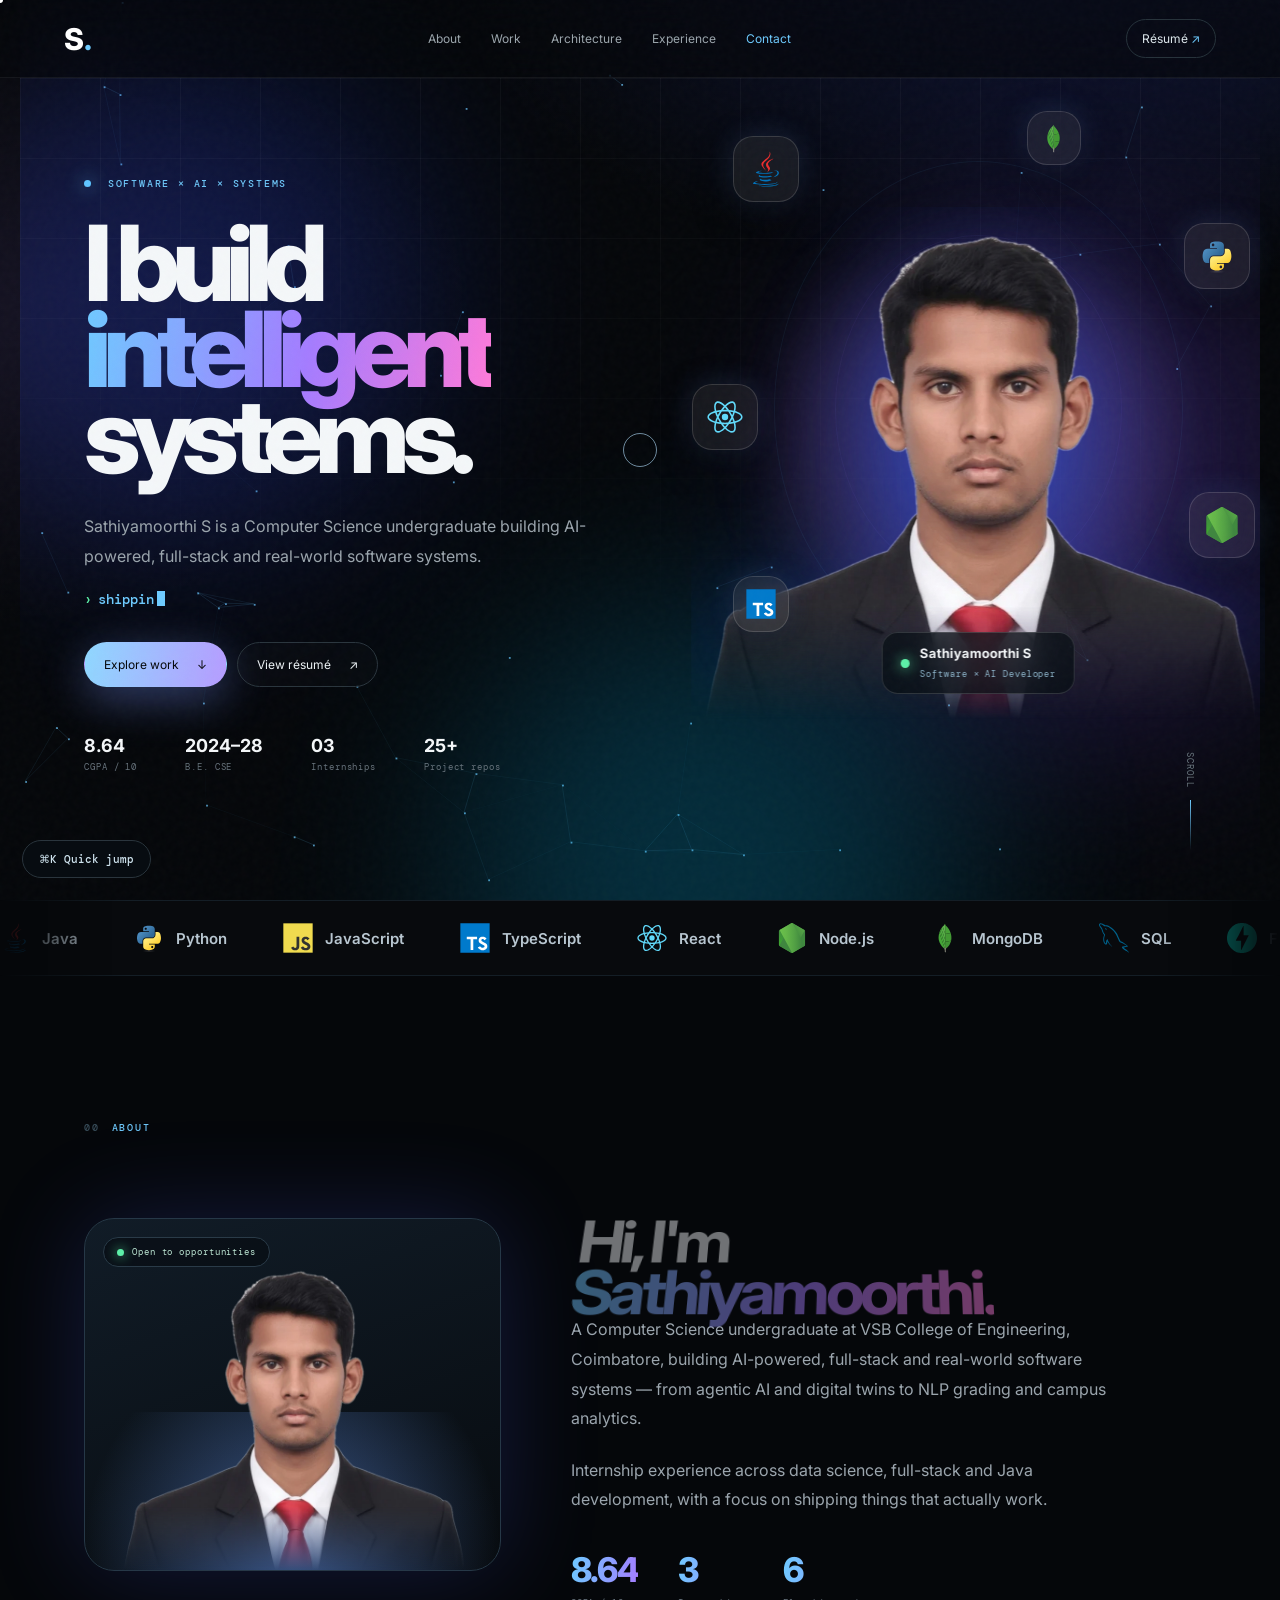
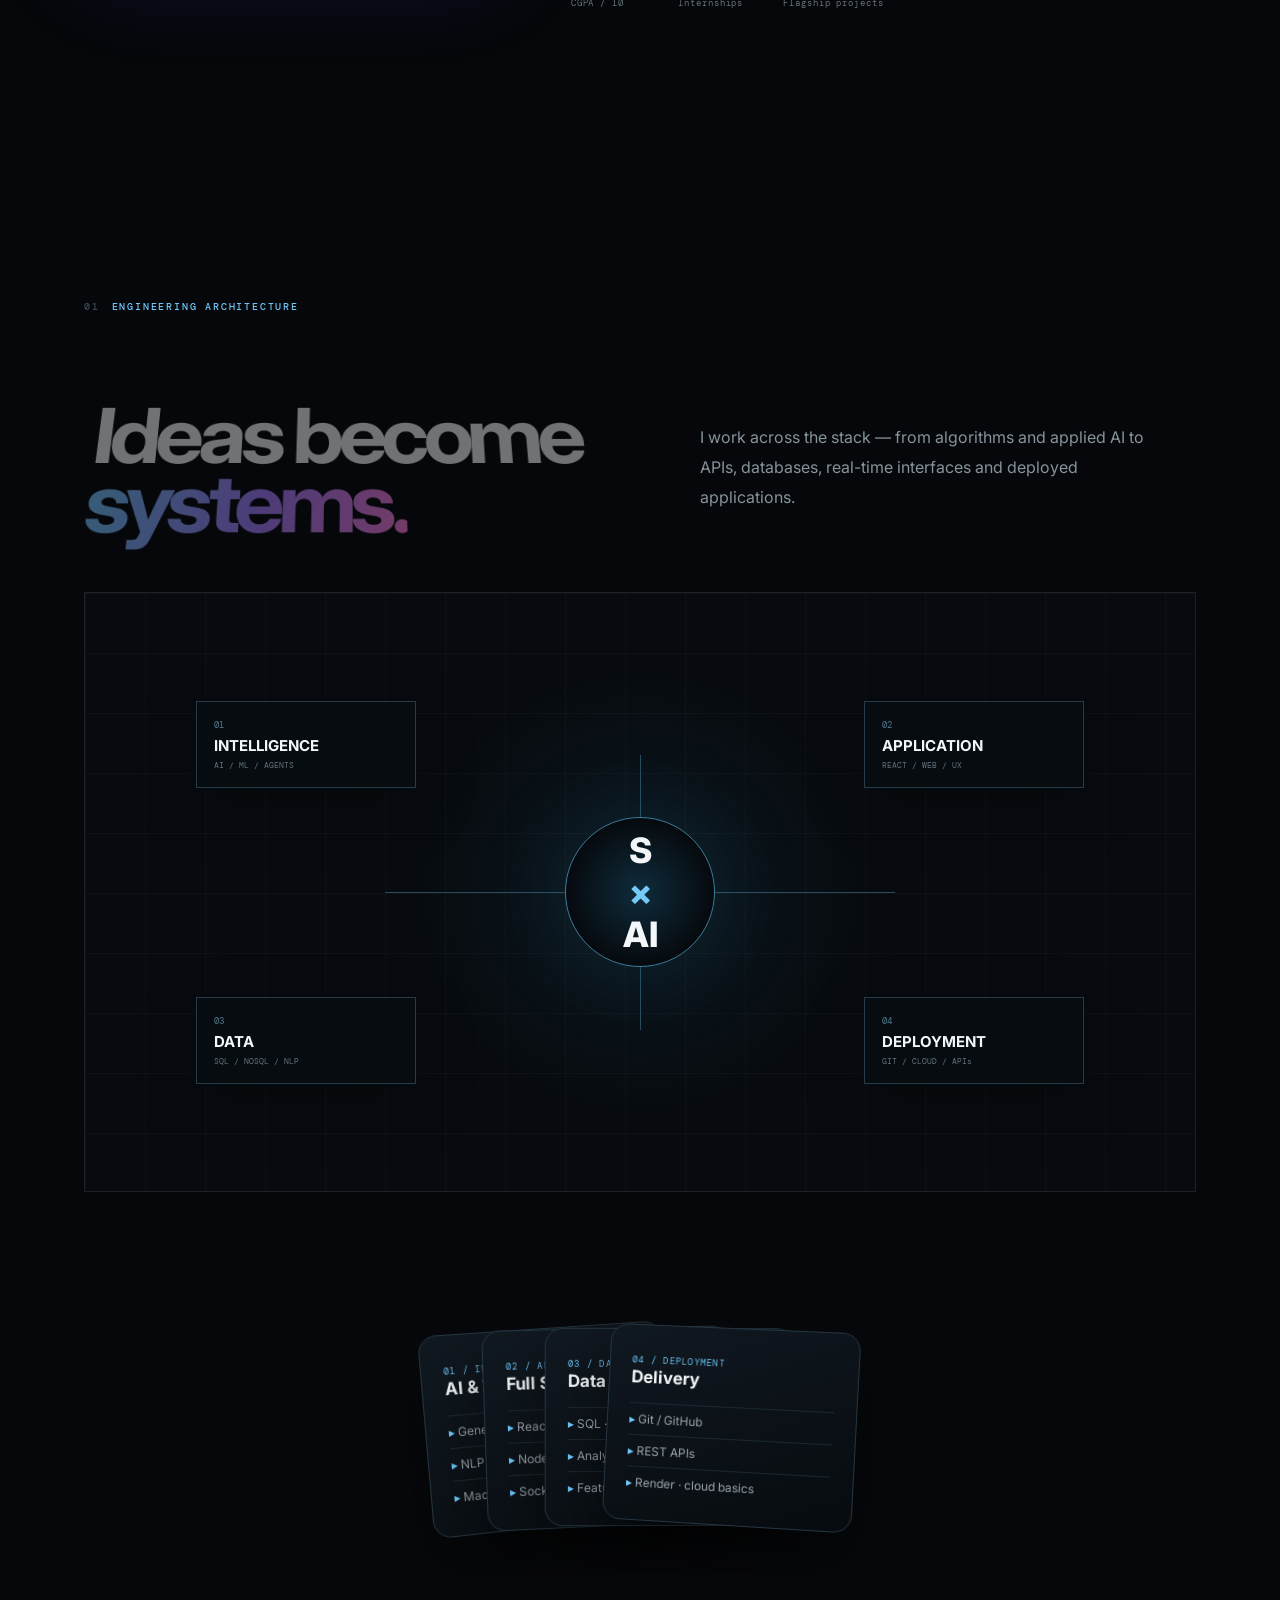
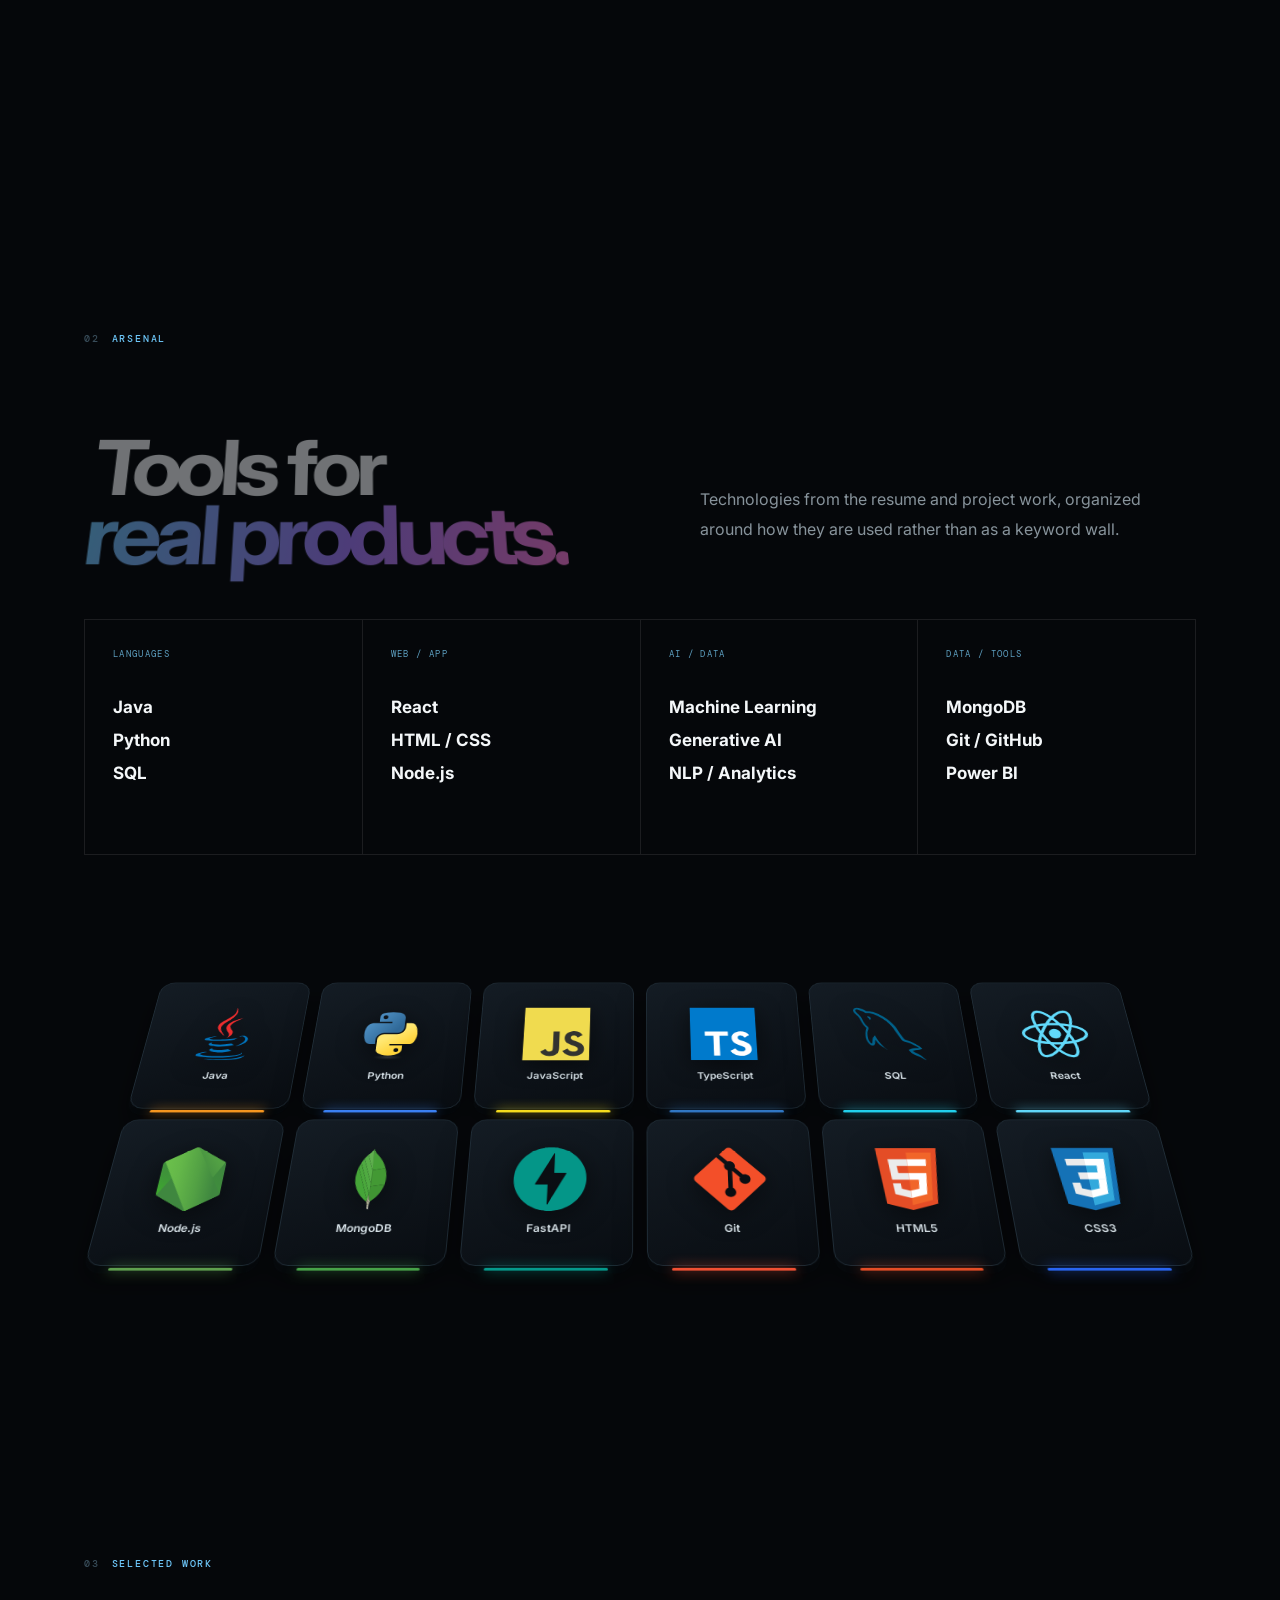
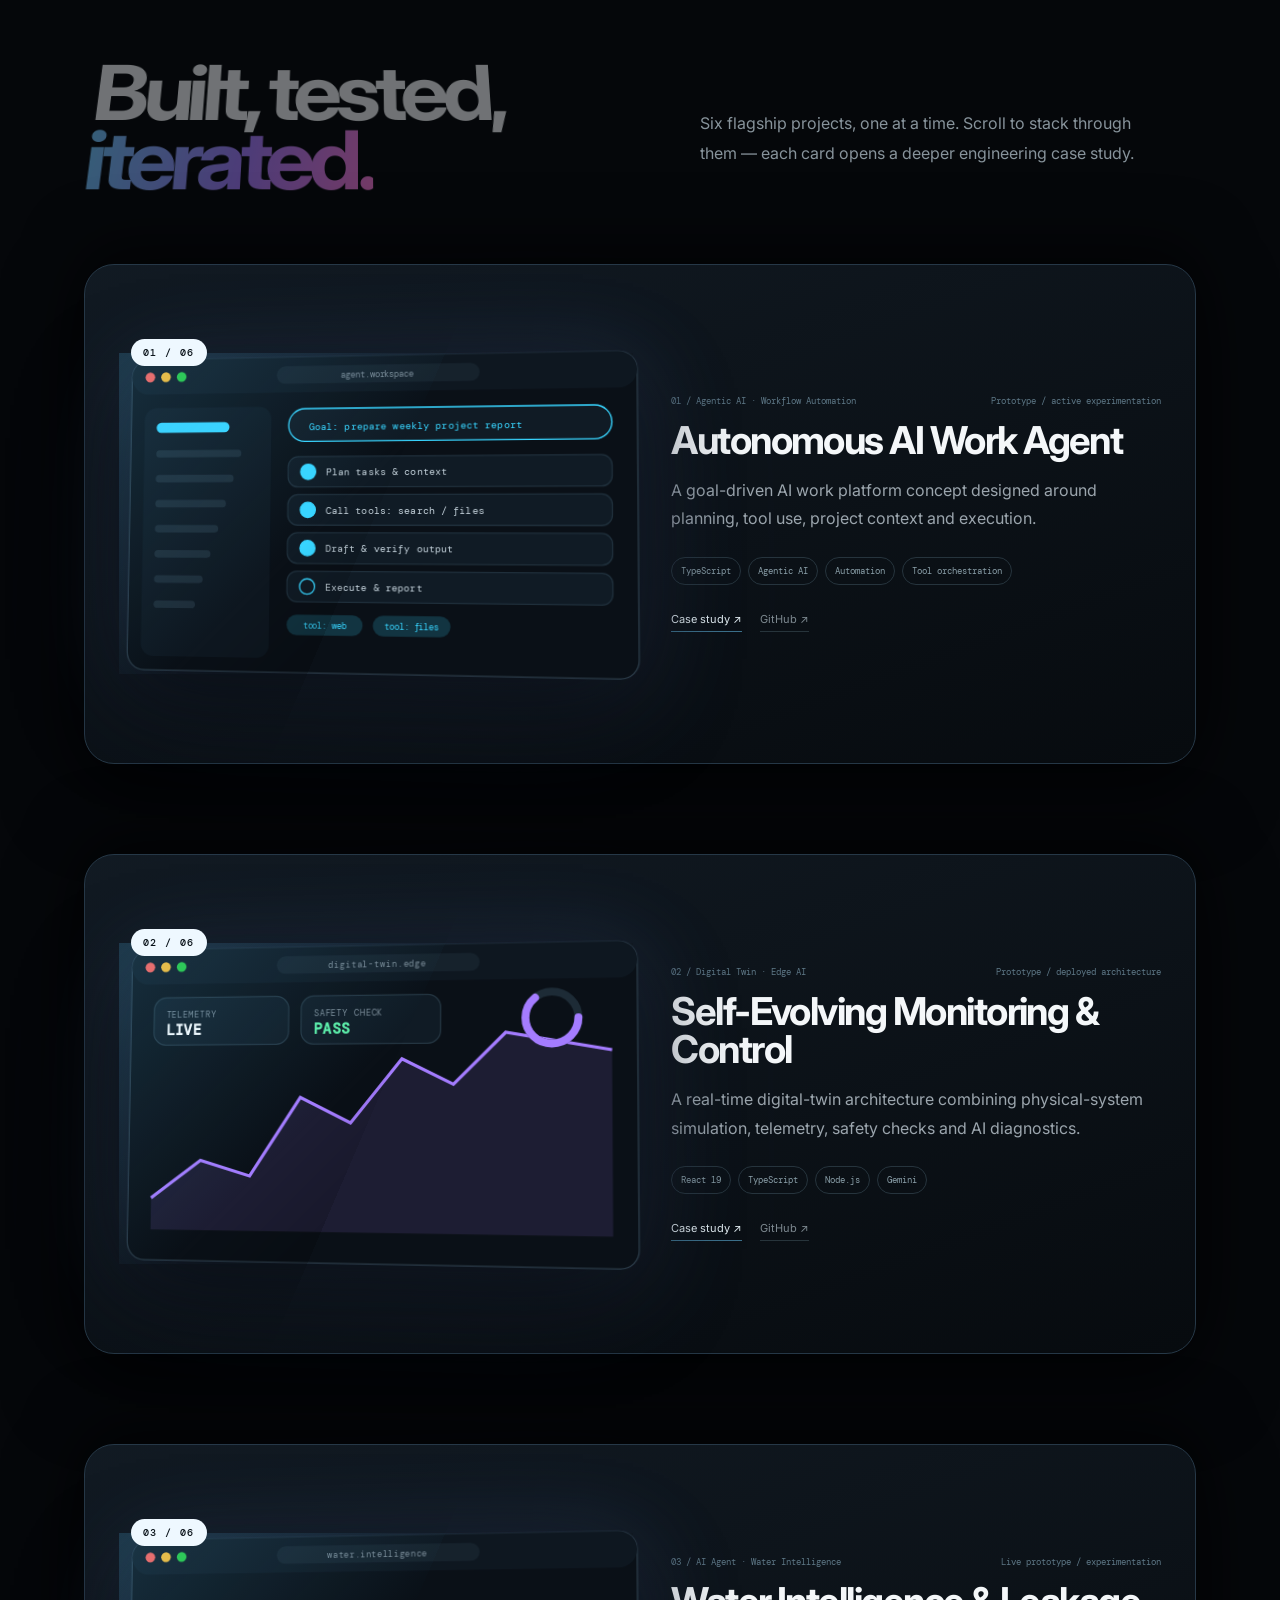
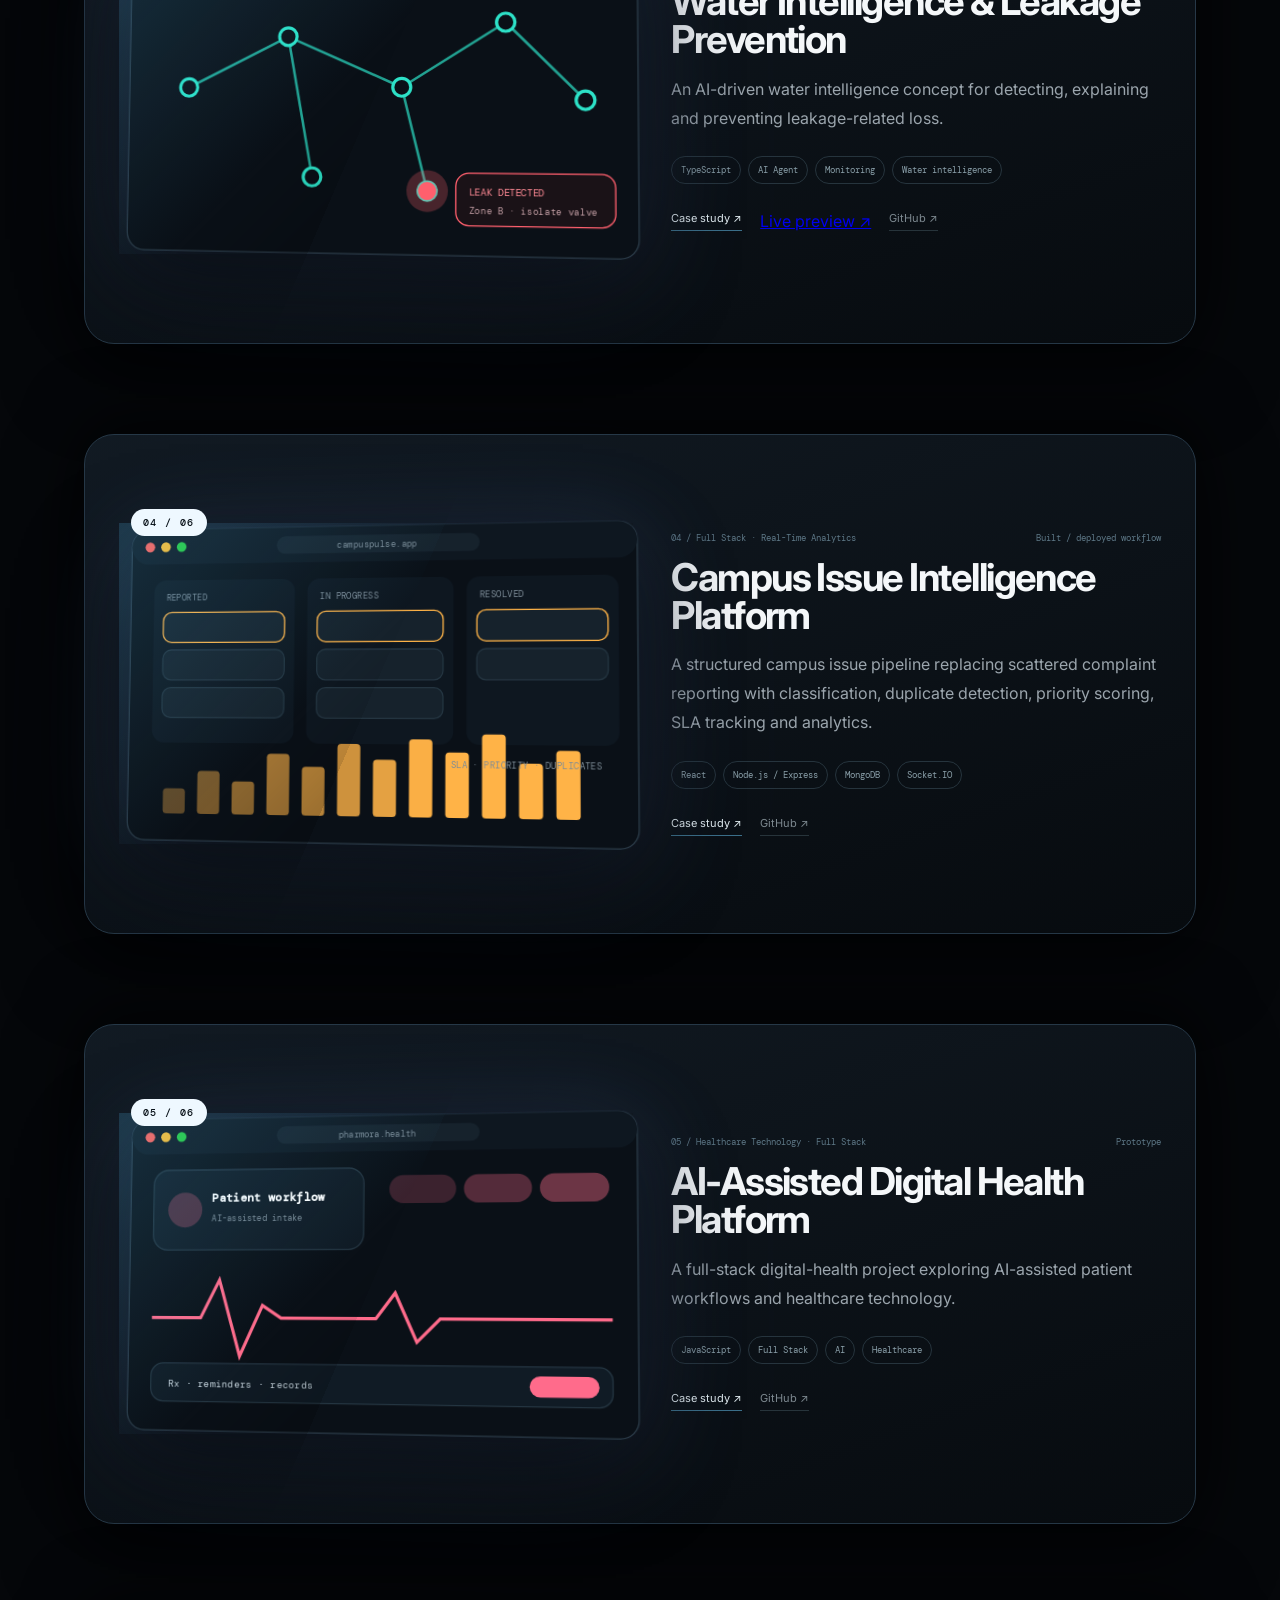
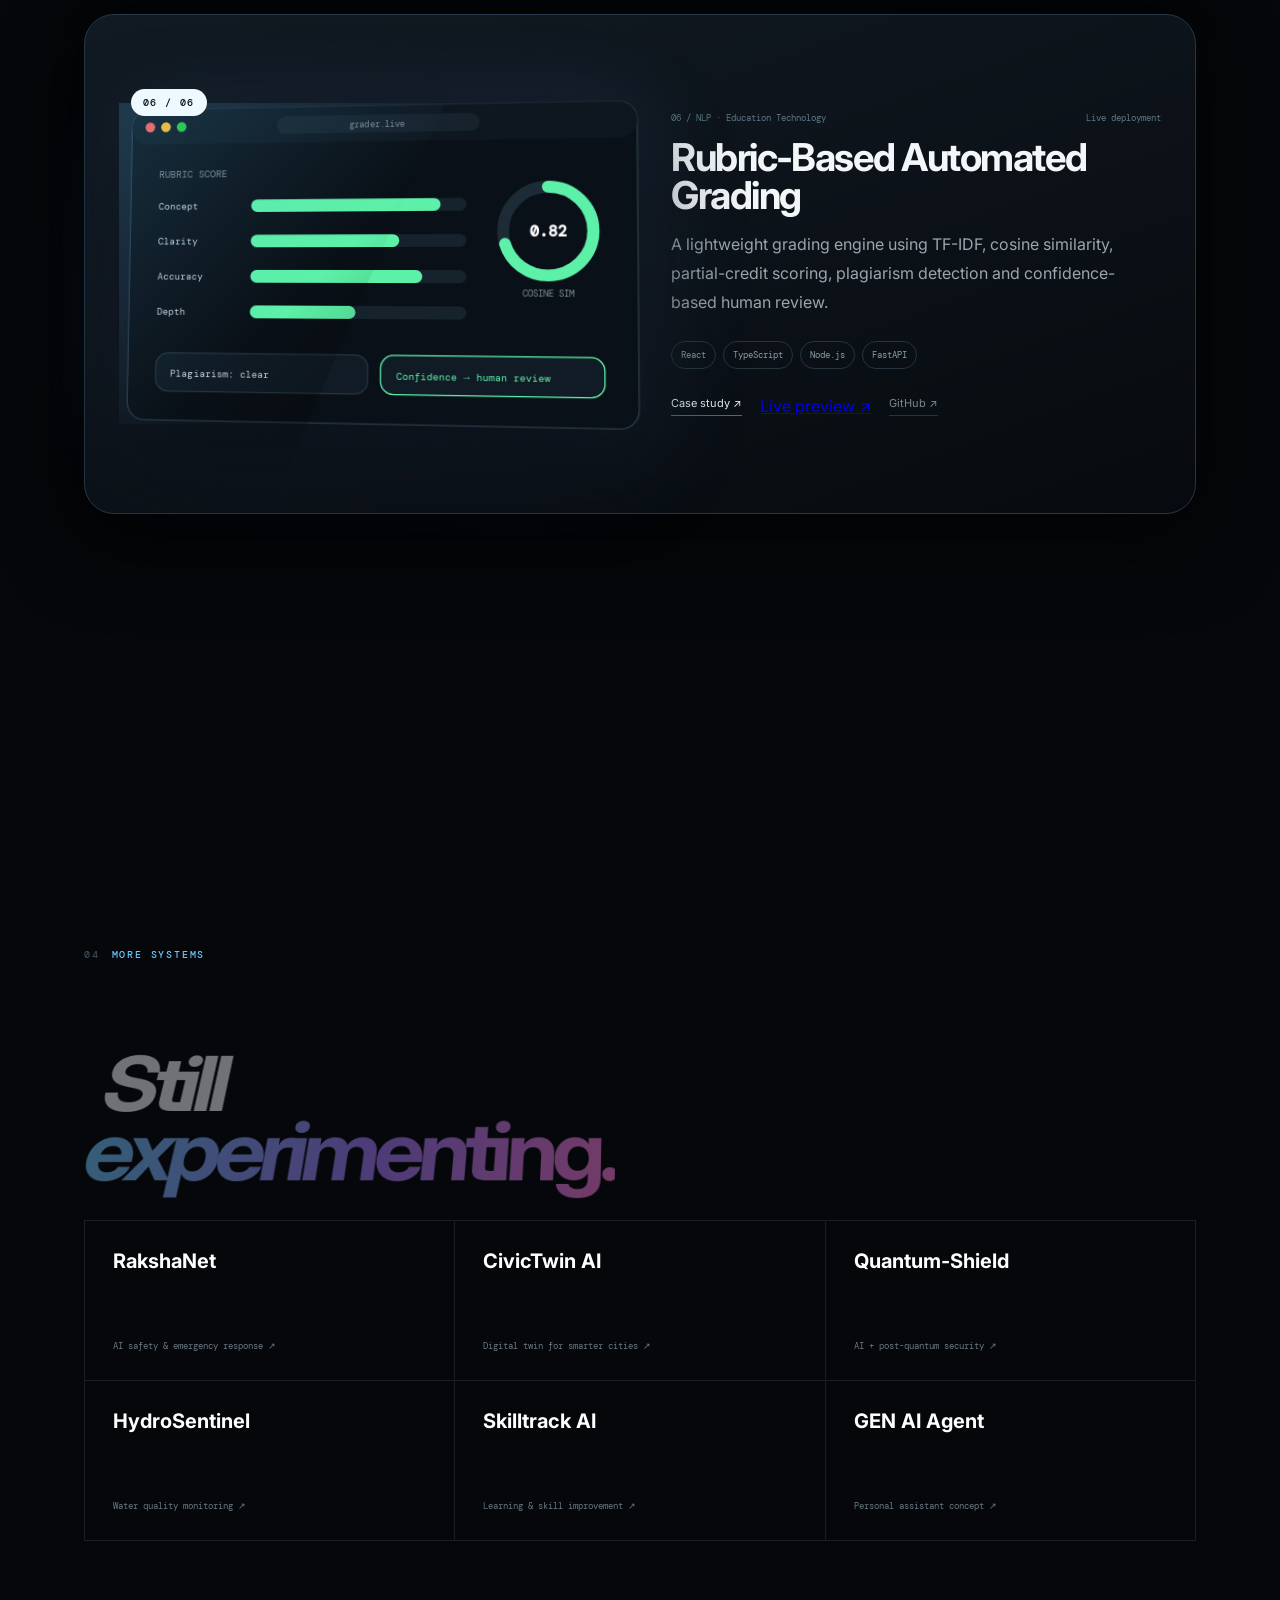
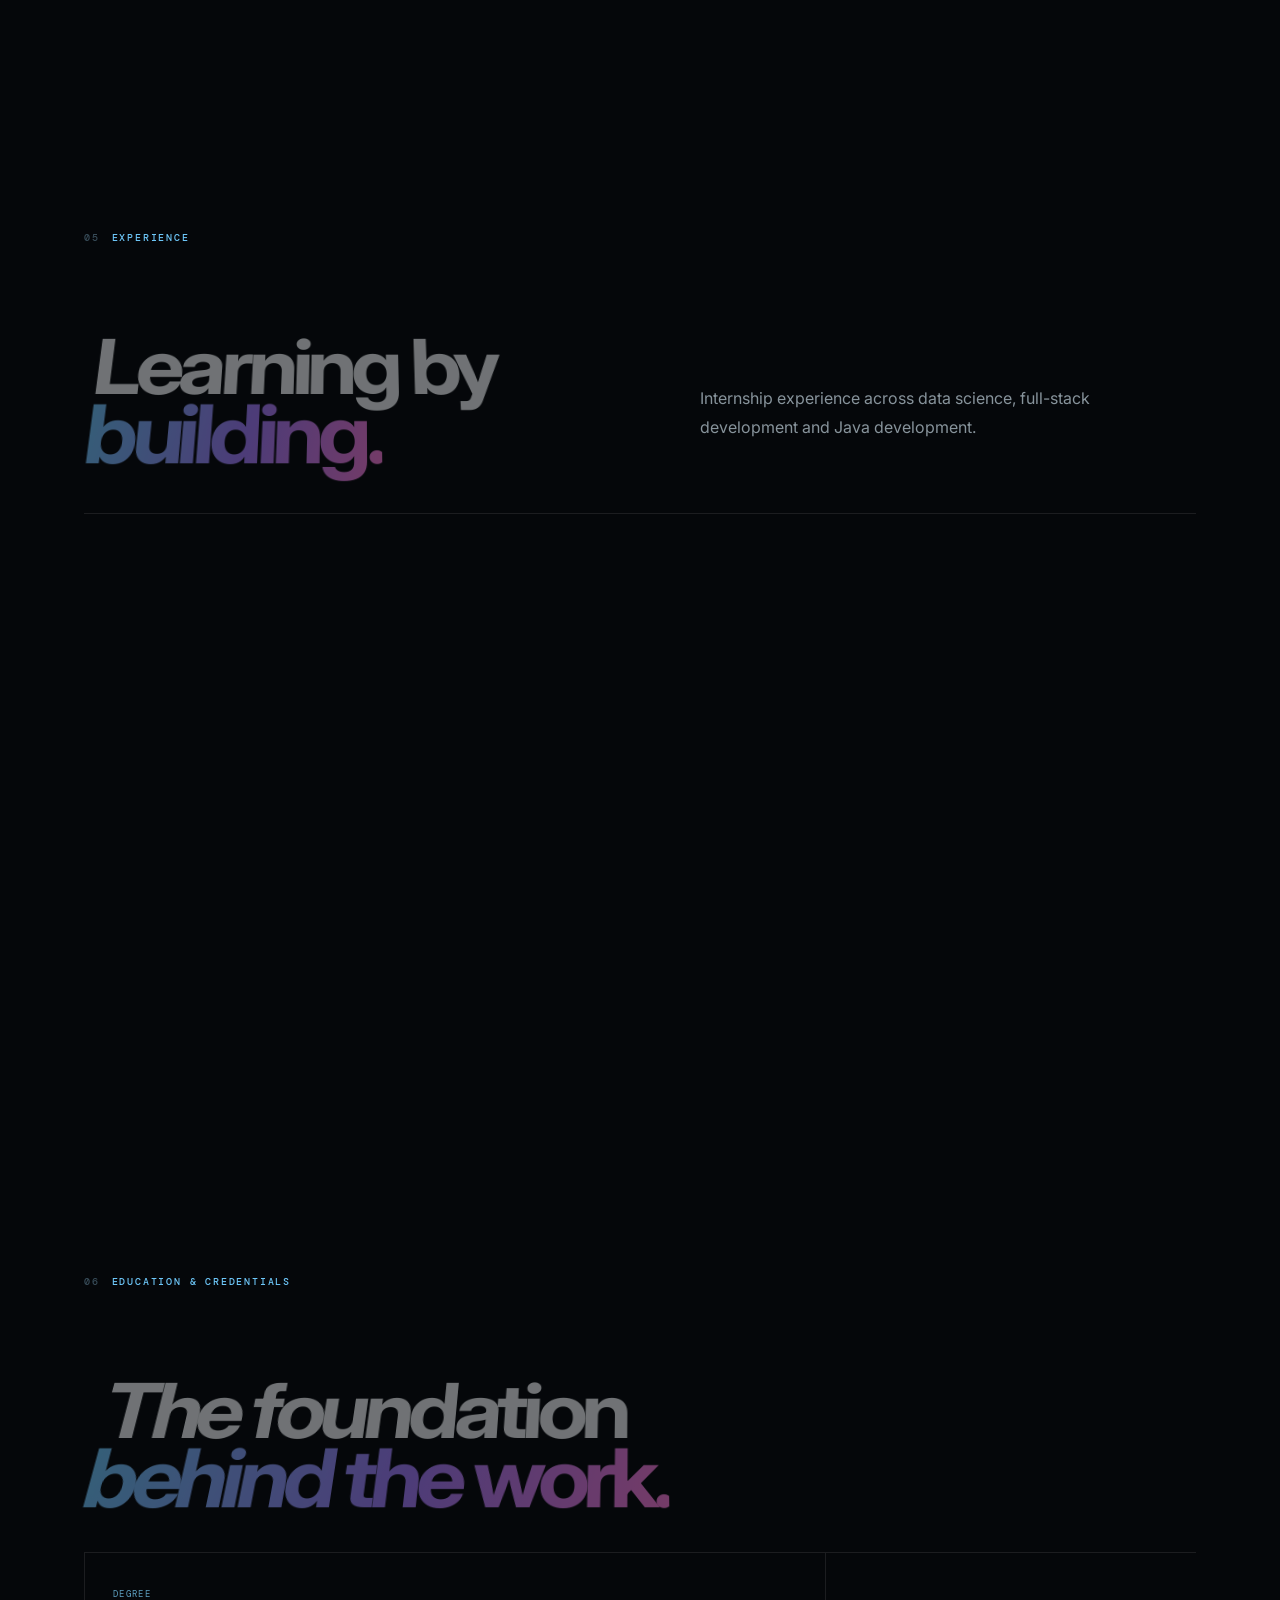
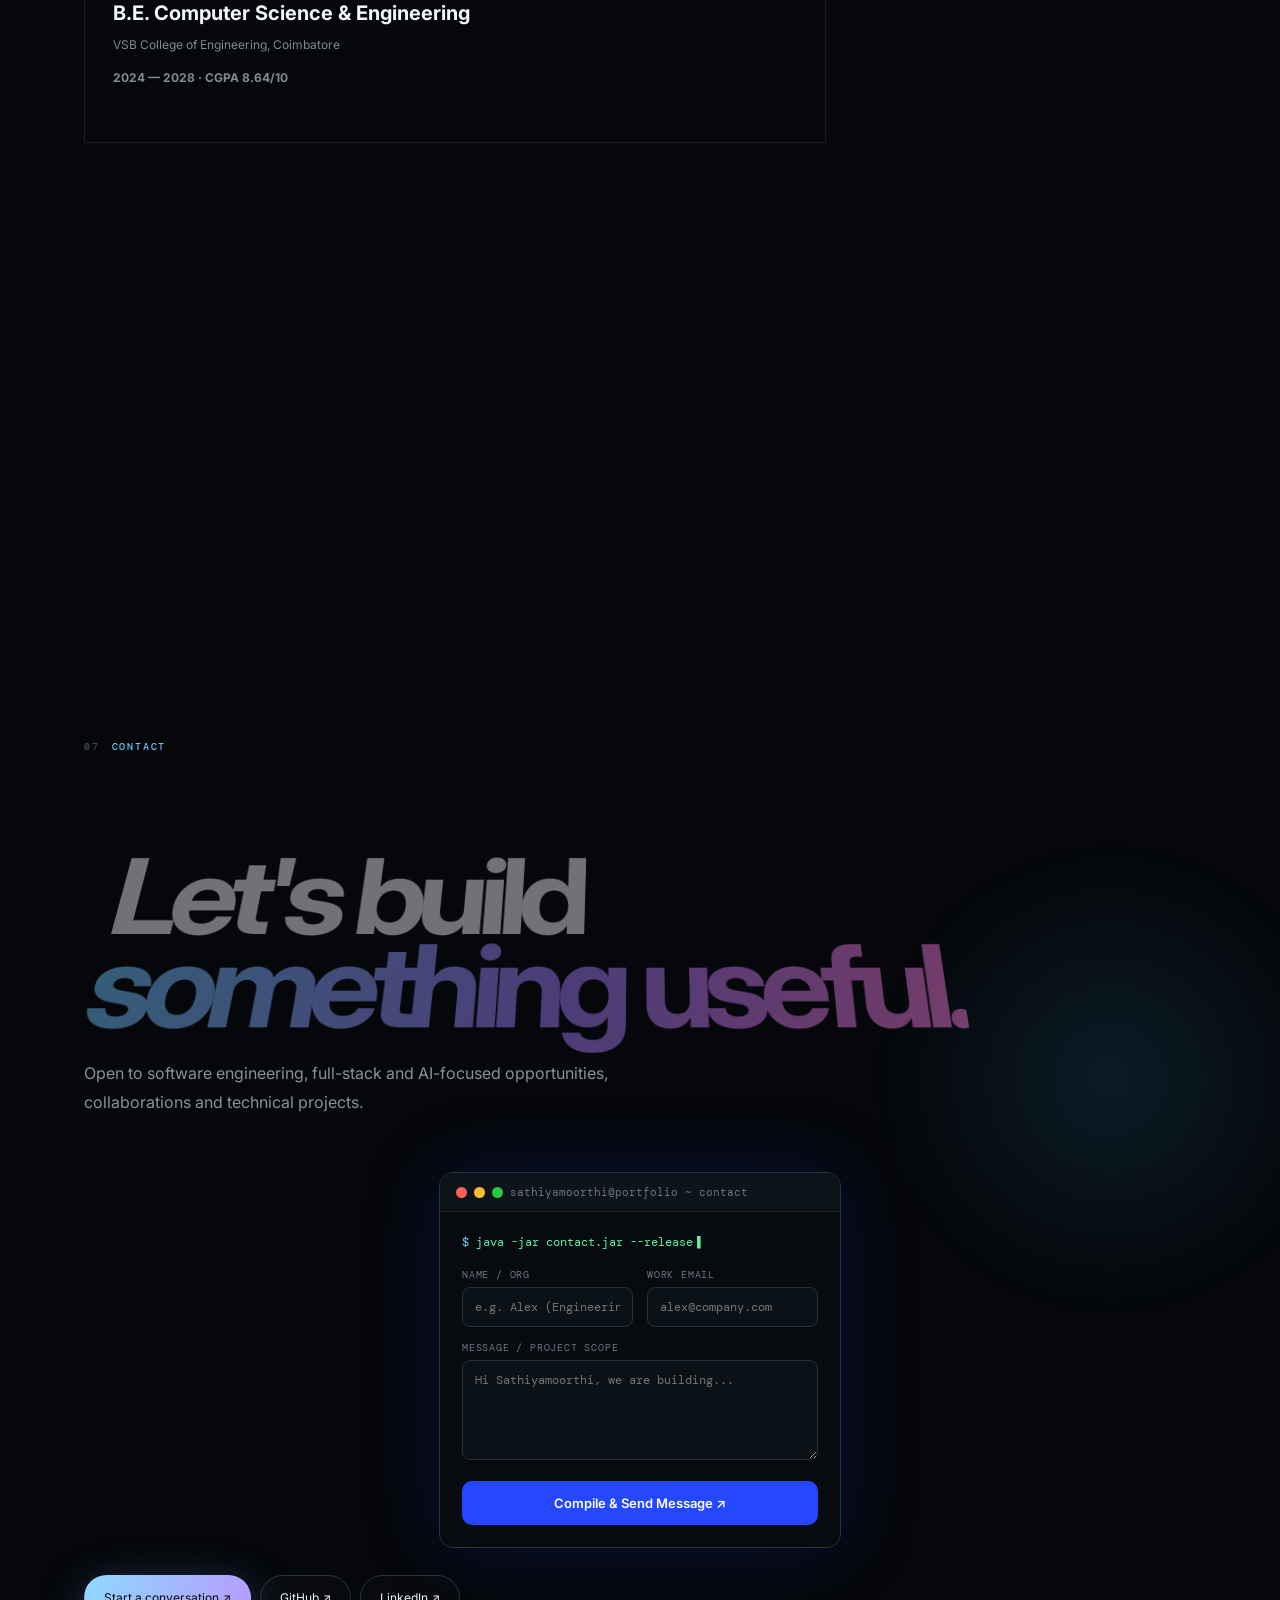
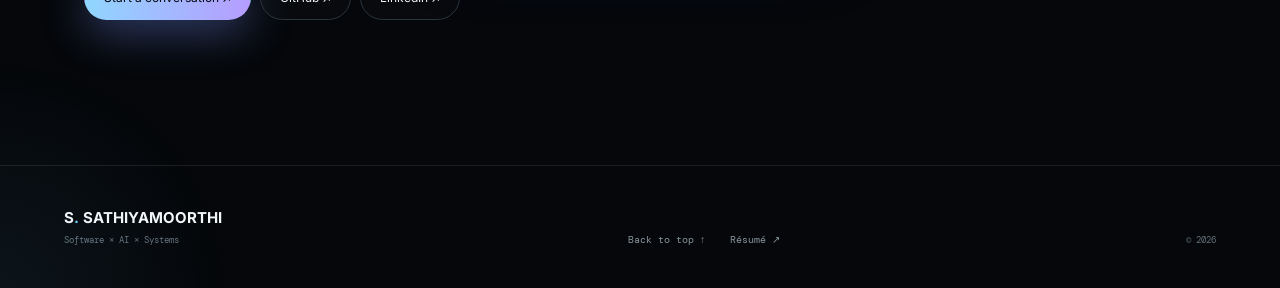
<file: index.html>
<!doctype html>
<html lang="en">
<head>
<meta charset="utf-8">
<meta name="viewport" content="width=device-width,initial-scale=1">
<meta name="theme-color" content="#05070a">
<meta name="description" content="Sathiyamoorthi S — Software & AI Developer portfolio.">
<title>Sathiyamoorthi S — Software × AI</title>
<link rel="preconnect" href="https://fonts.googleapis.com">
<link rel="preconnect" href="https://fonts.gstatic.com" crossorigin>
<link href="https://fonts.googleapis.com/css2?family=DM+Mono:wght@400;500&family=Inter:wght@400;500;600;700;800&family=Space+Grotesk:wght@400;500;600;700&display=swap" rel="stylesheet">
<link rel="stylesheet" href="style.css">
<link rel="stylesheet" href="enhance.css">
<link rel="stylesheet" href="enhance3.css">
<link rel="stylesheet" href="resume.css">
</head>
<body>
<div class="loader"><div class="loader-mark">S<span>.</span></div><div class="loader-line"><i></i></div><small>INITIALIZING PORTFOLIO / 2026</small></div>
<div class="cursor-dot"></div><div class="cursor-ring"></div><div class="cursor-text">EXPLORE</div>
<div class="progress"></div><div class="noise"></div>

<header class="nav">
  <a class="brand magnetic" href="#top">S<span>.</span></a>
  <nav>
    <a href="#about">About</a><a href="#work">Work</a><a href="#architecture">Architecture</a><a href="#experience">Experience</a><a href="#contact">Contact</a>
  </nav>
  <a class="nav-pill magnetic" href="resume.html">Résumé <span>↗</span></a>
</header>

<main id="top">
<section class="hero">
  <div class="hero-grid"></div>
  <div class="hero-copy">
    <div class="eyebrow reveal"><i></i> SOFTWARE × AI × SYSTEMS</div>
    <h1 class="hero-title reveal">I build<br><em>intelligent</em><br>systems.</h1>
    <p class="hero-sub reveal">Sathiyamoorthi S is a Computer Science undergraduate building AI-powered, full-stack and real-world software systems.</p>
    <div class="hero-actions reveal">
      <a class="button primary magnetic" href="#work">Explore work <span>↓</span></a>
      <a class="button ghost magnetic" href="resume.html">View résumé <span>↗</span></a>
    </div>
  </div>
  <div class="hero-visual" data-hero-tilt>
    <div class="hero-orbit o1"></div><div class="hero-orbit o2"></div><div class="hero-orbit o3"></div><div class="ring-glow"></div>
    <img class="me" src="assets/me.webp" alt="Sathiyamoorthi S"><div class="ico i1"><img src="assets/icons/java.svg" alt="java"></div><div class="ico i2"><img src="assets/icons/python.svg" alt="python"></div><div class="ico i3"><img src="assets/icons/react.svg" alt="react"></div><div class="ico i4"><img src="assets/icons/nodejs.svg" alt="nodejs"></div><div class="ico i5"><img src="assets/icons/mongodb.svg" alt="mongodb"></div><div class="ico i6"><img src="assets/icons/typescript.svg" alt="typescript"></div>
    <div class="name-tag"><i></i><div><b>Sathiyamoorthi S</b><span>Software × AI Developer</span></div></div>
  </div>
  <div class="hero-meta reveal">
    <div><strong>8.64</strong><span>CGPA / 10</span></div>
    <div><strong>2024–28</strong><span>B.E. CSE</span></div>
    <div><strong>03</strong><span>Internships</span></div>
    <div><strong>25+</strong><span>Project repos</span></div>
  </div>
  <div class="scroll-cue"><span>SCROLL</span><i></i></div>
</section>

<section class="logo-marquee"><div class="lm-track"><span><img src="assets/icons/java.svg" alt="">Java</span><span><img src="assets/icons/python.svg" alt="">Python</span><span><img src="assets/icons/javascript.svg" alt="">JavaScript</span><span><img src="assets/icons/typescript.svg" alt="">TypeScript</span><span><img src="assets/icons/react.svg" alt="">React</span><span><img src="assets/icons/nodejs.svg" alt="">Node.js</span><span><img src="assets/icons/mongodb.svg" alt="">MongoDB</span><span><img src="assets/icons/mysql.svg" alt="">SQL</span><span><img src="assets/icons/fastapi.svg" alt="">FastAPI</span><span><img src="assets/icons/git.svg" alt="">Git</span><span><img src="assets/icons/java.svg" alt="">Java</span><span><img src="assets/icons/python.svg" alt="">Python</span><span><img src="assets/icons/javascript.svg" alt="">JavaScript</span><span><img src="assets/icons/typescript.svg" alt="">TypeScript</span><span><img src="assets/icons/react.svg" alt="">React</span><span><img src="assets/icons/nodejs.svg" alt="">Node.js</span><span><img src="assets/icons/mongodb.svg" alt="">MongoDB</span><span><img src="assets/icons/mysql.svg" alt="">SQL</span><span><img src="assets/icons/fastapi.svg" alt="">FastAPI</span><span><img src="assets/icons/git.svg" alt="">Git</span></div></section>

<section class="section about" id="about">
  <div class="section-kicker"><span>00</span> ABOUT</div>
  <div class="about-grid">
    <div class="about-card reveal"><div class="about-tag"><i></i>Open to opportunities</div><img src="assets/me.webp" alt="Sathiyamoorthi S"></div>
    <div class="about-copy reveal"><h2>Hi, I'm<br><em>Sathiyamoorthi.</em></h2>
      <p>A Computer Science undergraduate at VSB College of Engineering, Coimbatore, building AI-powered, full-stack and real-world software systems — from agentic AI and digital twins to NLP grading and campus analytics.</p>
      <p>Internship experience across data science, full-stack and Java development, with a focus on shipping things that actually work.</p>
      <div class="about-stats"><div><strong>8.64</strong><span>CGPA / 10</span></div><div><strong>3</strong><span>Internships</span></div><div><strong>6</strong><span>Flagship projects</span></div></div>
    </div></div>
</section>

<section class="section architecture" id="architecture">
  <div class="section-kicker"><span>01</span> ENGINEERING ARCHITECTURE</div>
  <div class="section-title"><h2>Ideas become<br><em>systems.</em></h2><p>I work across the stack — from algorithms and applied AI to APIs, databases, real-time interfaces and deployed applications.</p></div>
  <div class="architecture-stage">
    <div class="arch-lines"></div>
    <div class="arch-node n1"><b>01</b><span>INTELLIGENCE</span><small>AI / ML / AGENTS</small></div>
    <div class="arch-node n2"><b>02</b><span>APPLICATION</span><small>REACT / WEB / UX</small></div>
    <div class="arch-node n3"><b>03</b><span>DATA</span><small>SQL / NOSQL / NLP</small></div>
    <div class="arch-node n4"><b>04</b><span>DEPLOYMENT</span><small>GIT / CLOUD / APIs</small></div>
    <div class="arch-center">S<span>×</span>AI</div>
  </div>
<div class="fan">
<div class="fc"><small>01 / INTELLIGENCE</small><h4>AI &amp; ML</h4><ul><li>Generative AI &amp; agents</li><li>NLP · TF-IDF</li><li>Machine learning</li></ul></div>
<div class="fc"><small>02 / APPLICATION</small><h4>Full Stack</h4><ul><li>React · TypeScript</li><li>Node.js / Express</li><li>Socket.IO real-time</li></ul></div>
<div class="fc"><small>03 / DATA</small><h4>Data Layer</h4><ul><li>SQL · MongoDB</li><li>Analytics · Power BI</li><li>Feature engineering</li></ul></div>
<div class="fc"><small>04 / DEPLOYMENT</small><h4>Delivery</h4><ul><li>Git / GitHub</li><li>REST APIs</li><li>Render · cloud basics</li></ul></div>
</div>
</section>

<section class="section arsenal">
  <div class="section-kicker"><span>02</span> ARSENAL</div>
  <div class="arsenal-head"><h2>Tools for<br><em>real products.</em></h2><p>Technologies from the resume and project work, organized around how they are used rather than as a keyword wall.</p></div>
  <div class="arsenal-grid">
    <div><small>LANGUAGES</small><strong>Java</strong><strong>Python</strong><strong>SQL</strong></div>
    <div><small>WEB / APP</small><strong>React</strong><strong>HTML / CSS</strong><strong>Node.js</strong></div>
    <div><small>AI / DATA</small><strong>Machine Learning</strong><strong>Generative AI</strong><strong>NLP / Analytics</strong></div>
    <div><small>DATA / TOOLS</small><strong>MongoDB</strong><strong>Git / GitHub</strong><strong>Power BI</strong></div>
  </div>
<div class="keys"><div class="key reveal" style="--k:#f89820"><img src="assets/icons/java.svg" alt="Java"><span>Java</span></div><div class="key reveal" style="--k:#3b82f6"><img src="assets/icons/python.svg" alt="Python"><span>Python</span></div><div class="key reveal" style="--k:#f7df1e"><img src="assets/icons/javascript.svg" alt="JavaScript"><span>JavaScript</span></div><div class="key reveal" style="--k:#3178c6"><img src="assets/icons/typescript.svg" alt="TypeScript"><span>TypeScript</span></div><div class="key reveal" style="--k:#22d3ee"><img src="assets/icons/mysql.svg" alt="SQL"><span>SQL</span></div><div class="key reveal" style="--k:#61dafb"><img src="assets/icons/react.svg" alt="React"><span>React</span></div><div class="key reveal" style="--k:#5fa04e"><img src="assets/icons/nodejs.svg" alt="Node.js"><span>Node.js</span></div><div class="key reveal" style="--k:#47a248"><img src="assets/icons/mongodb.svg" alt="MongoDB"><span>MongoDB</span></div><div class="key reveal" style="--k:#05998b"><img src="assets/icons/fastapi.svg" alt="FastAPI"><span>FastAPI</span></div><div class="key reveal" style="--k:#f05033"><img src="assets/icons/git.svg" alt="Git"><span>Git</span></div><div class="key reveal" style="--k:#e44d26"><img src="assets/icons/html5.svg" alt="HTML5"><span>HTML5</span></div><div class="key reveal" style="--k:#2965f1"><img src="assets/icons/css3.svg" alt="CSS3"><span>CSS3</span></div></div>
</section>

<section class="section work" id="work">
  <div class="section-kicker"><span>03</span> SELECTED WORK</div>
  <div class="work-intro"><h2>Built, tested,<br><em>iterated.</em></h2><p>Six flagship projects, one at a time. Scroll to stack through them — each card opens a deeper engineering case study.</p></div>
  <div class="work-list stack" id="stack">
    <article class="work-card" style="--i:0" data-accent="cyan">
      <div class="work-media">
        <div class="mock"><svg viewBox="0 0 400 250" xmlns="http://www.w3.org/2000/svg" font-family="DM Mono,monospace"><rect x="1" y="1" width="398" height="248" rx="14" fill="#0a1017" stroke="#2a3a47"/><rect x="1" y="1" width="398" height="28" rx="14" fill="#0e1720"/><circle cx="16" cy="15" r="4" fill="#ff5f57"/><circle cx="29" cy="15" r="4" fill="#febc2e"/><circle cx="42" cy="15" r="4" fill="#28c840"/><rect x="120" y="8" width="160" height="14" rx="7" fill="#16222c"/><text x="200" y="18" font-size="7" fill="#7d8c97" text-anchor="middle">agent.workspace</text><rect x="12" y="40" width="104" height="198" rx="10" fill="#0e1720"/><rect x="22" y="52" width="60" height="8" rx="4" fill="#38d5ff"/><rect x="22" y="74" width="70" height="6" rx="3" fill="#1d2b36"/><rect x="22" y="94" width="64" height="6" rx="3" fill="#1d2b36"/><rect x="22" y="114" width="58" height="6" rx="3" fill="#1d2b36"/><rect x="22" y="134" width="52" height="6" rx="3" fill="#1d2b36"/><rect x="22" y="154" width="46" height="6" rx="3" fill="#1d2b36"/><rect x="22" y="174" width="40" height="6" rx="3" fill="#1d2b36"/><rect x="22" y="194" width="34" height="6" rx="3" fill="#1d2b36"/><rect x="130" y="42" width="250" height="26" rx="13" fill="#101b25" stroke="#38d5ff"/><text x="146" y="59" font-size="8" fill="#38d5ff">Goal: prepare weekly project report</text><rect x="130" y="80" width="250" height="24" rx="8" fill="#101b25" stroke="#1f2f3b"/><circle cx="146" cy="92" r="6" fill="#38d5ff" stroke="#38d5ff"/><text x="160" y="95" font-size="8" fill="#c5d3dc">Plan tasks & context</text><rect x="130" y="110" width="250" height="24" rx="8" fill="#101b25" stroke="#1f2f3b"/><circle cx="146" cy="122" r="6" fill="#38d5ff" stroke="#38d5ff"/><text x="160" y="125" font-size="8" fill="#c5d3dc">Call tools: search / files</text><rect x="130" y="140" width="250" height="24" rx="8" fill="#101b25" stroke="#1f2f3b"/><circle cx="146" cy="152" r="6" fill="#38d5ff" stroke="#38d5ff"/><text x="160" y="155" font-size="8" fill="#c5d3dc">Draft & verify output</text><rect x="130" y="170" width="250" height="24" rx="8" fill="#101b25" stroke="#1f2f3b"/><circle cx="146" cy="182" r="6" fill="none" stroke="#38d5ff"/><text x="160" y="185" font-size="8" fill="#c5d3dc">Execute & report</text><rect x="130" y="204" width="60" height="16" rx="8" fill="#38d5ff" opacity=".18"/><text x="160" y="215" font-size="7" fill="#38d5ff" text-anchor="middle">tool: web</text><rect x="198" y="204" width="60" height="16" rx="8" fill="#38d5ff" opacity=".18"/><text x="228" y="215" font-size="7" fill="#38d5ff" text-anchor="middle">tool: files</text></svg></div><span class="pcount">01 / 06</span>
        <div class="media-overlay">
          <span class="index">01</span>
          <span class="media-label">Agentic AI · Workflow Automation</span>
        </div>
        
      </div>
      <div class="work-copy">
        <div class="work-top"><span>01 / Agentic AI · Workflow Automation</span><span>Prototype / active experimentation</span></div>
        <h3>Autonomous AI Work Agent</h3>
        <p>A goal-driven AI work platform concept designed around planning, tool use, project context and execution.</p>
        <div class="tag-row"><span>TypeScript</span><span>Agentic AI</span><span>Automation</span><span>Tool orchestration</span></div>
        <div class="work-actions">
          <a class="text-link magnetic" href="projects/gen-ai.html">Case study <b>↗</b></a>
          
          <a class="text-link muted" href="https://github.com/sathi2305/GENAI" target="_blank" rel="noreferrer">GitHub ↗</a>
        </div>
      </div>
    </article>
    
    <article class="work-card" style="--i:1" data-accent="violet">
      <div class="work-media">
        <div class="mock"><svg viewBox="0 0 400 250" xmlns="http://www.w3.org/2000/svg" font-family="DM Mono,monospace"><rect x="1" y="1" width="398" height="248" rx="14" fill="#0a1017" stroke="#2a3a47"/><rect x="1" y="1" width="398" height="28" rx="14" fill="#0e1720"/><circle cx="16" cy="15" r="4" fill="#ff5f57"/><circle cx="29" cy="15" r="4" fill="#febc2e"/><circle cx="42" cy="15" r="4" fill="#28c840"/><rect x="120" y="8" width="160" height="14" rx="7" fill="#16222c"/><text x="200" y="18" font-size="7" fill="#7d8c97" text-anchor="middle">digital-twin.edge</text><polyline points="20,200 60,170 100,182 140,120 180,140 220,90 260,110 300,70 380,84" fill="none" stroke="#a47cff" stroke-width="2.5"/><polygon points="20,200 60,170 100,182 140,120 180,140 220,90 260,110 300,70 380,84 380,225 20,225" fill="#a47cff" opacity=".12"/><rect x="20" y="40" width="110" height="38" rx="10" fill="#101b25" stroke="#243541"/><text x="30" y="56" font-size="7" fill="#7d8c97">TELEMETRY</text><text x="30" y="70" font-size="12" fill="#fff" font-weight="700">LIVE</text><rect x="140" y="40" width="110" height="38" rx="10" fill="#101b25" stroke="#243541"/><text x="150" y="56" font-size="7" fill="#7d8c97">SAFETY CHECK</text><text x="150" y="70" font-size="12" fill="#5df0a8" font-weight="700">PASS</text><circle cx="335" cy="59" r="20" fill="none" stroke="#1d2b36" stroke-width="6"/><circle cx="335" cy="59" r="20" fill="none" stroke="#a47cff" stroke-width="6" stroke-dasharray="80 126" stroke-linecap="round"/></svg></div><span class="pcount">02 / 06</span>
        <div class="media-overlay">
          <span class="index">02</span>
          <span class="media-label">Digital Twin · Edge AI</span>
        </div>
        
      </div>
      <div class="work-copy">
        <div class="work-top"><span>02 / Digital Twin · Edge AI</span><span>Prototype / deployed architecture</span></div>
        <h3>Self-Evolving Monitoring & Control</h3>
        <p>A real-time digital-twin architecture combining physical-system simulation, telemetry, safety checks and AI diagnostics.</p>
        <div class="tag-row"><span>React 19</span><span>TypeScript</span><span>Node.js</span><span>Gemini</span></div>
        <div class="work-actions">
          <a class="text-link magnetic" href="projects/edge-digital-twin.html">Case study <b>↗</b></a>
          
          <a class="text-link muted" href="https://github.com/sathi2305/Edge-Digital-Twin-Engine-AI" target="_blank" rel="noreferrer">GitHub ↗</a>
        </div>
      </div>
    </article>
    
    <article class="work-card" style="--i:2" data-accent="aqua">
      <div class="work-media">
        <div class="mock"><svg viewBox="0 0 400 250" xmlns="http://www.w3.org/2000/svg" font-family="DM Mono,monospace"><rect x="1" y="1" width="398" height="248" rx="14" fill="#0a1017" stroke="#2a3a47"/><rect x="1" y="1" width="398" height="28" rx="14" fill="#0e1720"/><circle cx="16" cy="15" r="4" fill="#ff5f57"/><circle cx="29" cy="15" r="4" fill="#febc2e"/><circle cx="42" cy="15" r="4" fill="#28c840"/><rect x="120" y="8" width="160" height="14" rx="7" fill="#16222c"/><text x="200" y="18" font-size="7" fill="#7d8c97" text-anchor="middle">water.intelligence</text><g stroke="#2de2c8" stroke-width="2" opacity=".7"><line x1="50" y1="120" x2="130" y2="80"/><line x1="130" y1="80" x2="220" y2="120"/><line x1="220" y1="120" x2="300" y2="70"/><line x1="220" y1="120" x2="240" y2="200"/><line x1="130" y1="80" x2="150" y2="190"/><line x1="300" y1="70" x2="360" y2="130"/></g><circle cx="50" cy="120" r="7" fill="#0a1017" stroke="#2de2c8" stroke-width="2.5"/><circle cx="130" cy="80" r="7" fill="#0a1017" stroke="#2de2c8" stroke-width="2.5"/><circle cx="220" cy="120" r="7" fill="#0a1017" stroke="#2de2c8" stroke-width="2.5"/><circle cx="300" cy="70" r="7" fill="#0a1017" stroke="#2de2c8" stroke-width="2.5"/><circle cx="240" cy="200" r="7" fill="#0a1017" stroke="#2de2c8" stroke-width="2.5"/><circle cx="150" cy="190" r="7" fill="#0a1017" stroke="#2de2c8" stroke-width="2.5"/><circle cx="360" cy="130" r="7" fill="#0a1017" stroke="#2de2c8" stroke-width="2.5"/><circle cx="240" cy="200" r="16" fill="#ff5f6d" opacity=".25"/><circle cx="240" cy="200" r="7" fill="#ff5f6d"/><rect x="262" y="186" width="120" height="40" rx="10" fill="#1a1217" stroke="#ff5f6d"/><text x="272" y="203" font-size="8" fill="#ff8a95">LEAK DETECTED</text><text x="272" y="217" font-size="7" fill="#c5a0a6">Zone B · isolate valve</text></svg></div><span class="pcount">03 / 06</span>
        <div class="media-overlay">
          <span class="index">03</span>
          <span class="media-label">AI Agent · Water Intelligence</span>
        </div>
        
      </div>
      <div class="work-copy">
        <div class="work-top"><span>03 / AI Agent · Water Intelligence</span><span>Live prototype / experimentation</span></div>
        <h3>Water Intelligence & Leakage Prevention</h3>
        <p>An AI-driven water intelligence concept for detecting, explaining and preventing leakage-related loss.</p>
        <div class="tag-row"><span>TypeScript</span><span>AI Agent</span><span>Monitoring</span><span>Water intelligence</span></div>
        <div class="work-actions">
          <a class="text-link magnetic" href="projects/jalrakshak.html">Case study <b>↗</b></a>
          <a class="mini-link live" href="https://jairakshakai.onrender.com" target="_blank" rel="noreferrer">Live preview ↗</a>
          <a class="text-link muted" href="https://github.com/sathi2305/JalRakshak_AI_AGENT" target="_blank" rel="noreferrer">GitHub ↗</a>
        </div>
      </div>
    </article>
    
    <article class="work-card" style="--i:3" data-accent="amber">
      <div class="work-media">
        <div class="mock"><svg viewBox="0 0 400 250" xmlns="http://www.w3.org/2000/svg" font-family="DM Mono,monospace"><rect x="1" y="1" width="398" height="248" rx="14" fill="#0a1017" stroke="#2a3a47"/><rect x="1" y="1" width="398" height="28" rx="14" fill="#0e1720"/><circle cx="16" cy="15" r="4" fill="#ff5f57"/><circle cx="29" cy="15" r="4" fill="#febc2e"/><circle cx="42" cy="15" r="4" fill="#28c840"/><rect x="120" y="8" width="160" height="14" rx="7" fill="#16222c"/><text x="200" y="18" font-size="7" fill="#7d8c97" text-anchor="middle">campuspulse.app</text><rect x="20" y="42" width="115" height="130" rx="10" fill="#0e1720"/><text x="30" y="58" font-size="7" fill="#7d8c97" transform="translate(0,0)">REPORTED</text><rect x="28" y="68" width="99" height="24" rx="7" fill="#16222c" stroke="#ffb347"/><rect x="28" y="98" width="99" height="24" rx="7" fill="#16222c" stroke="#243541"/><rect x="28" y="128" width="99" height="24" rx="7" fill="#16222c" stroke="#243541"/><rect x="145" y="42" width="115" height="130" rx="10" fill="#0e1720"/><text x="30" y="58" font-size="7" fill="#7d8c97" transform="translate(125,0)">IN PROGRESS</text><rect x="153" y="68" width="99" height="24" rx="7" fill="#16222c" stroke="#ffb347"/><rect x="153" y="98" width="99" height="24" rx="7" fill="#16222c" stroke="#243541"/><rect x="153" y="128" width="99" height="24" rx="7" fill="#16222c" stroke="#243541"/><rect x="270" y="42" width="115" height="130" rx="10" fill="#0e1720"/><text x="30" y="58" font-size="7" fill="#7d8c97" transform="translate(250,0)">RESOLVED</text><rect x="278" y="68" width="99" height="24" rx="7" fill="#16222c" stroke="#ffb347"/><rect x="278" y="98" width="99" height="24" rx="7" fill="#16222c" stroke="#243541"/><rect x="30" y="208" width="18" height="20" rx="3" fill="#ffb347" opacity="0.35"/><rect x="58" y="194" width="18" height="34" rx="3" fill="#ffb347" opacity="0.43999999999999995"/><rect x="86" y="202" width="18" height="26" rx="3" fill="#ffb347" opacity="0.53"/><rect x="114" y="180" width="18" height="48" rx="3" fill="#ffb347" opacity="0.62"/><rect x="142" y="190" width="18" height="38" rx="3" fill="#ffb347" opacity="0.71"/><rect x="170" y="172" width="18" height="56" rx="3" fill="#ffb347" opacity="0.7999999999999999"/><rect x="198" y="184" width="18" height="44" rx="3" fill="#ffb347" opacity="0.89"/><rect x="226" y="168" width="18" height="60" rx="3" fill="#ffb347" opacity="0.98"/><rect x="254" y="178" width="18" height="50" rx="3" fill="#ffb347" opacity="1.0699999999999998"/><rect x="282" y="164" width="18" height="64" rx="3" fill="#ffb347" opacity="1.16"/><rect x="310" y="186" width="18" height="42" rx="3" fill="#ffb347" opacity="1.25"/><rect x="338" y="176" width="18" height="52" rx="3" fill="#ffb347" opacity="1.3399999999999999"/><text x="372" y="190" font-size="7" fill="#7d8c97" text-anchor="end">SLA · PRIORITY · DUPLICATES</text></svg></div><span class="pcount">04 / 06</span>
        <div class="media-overlay">
          <span class="index">04</span>
          <span class="media-label">Full Stack · Real-Time Analytics</span>
        </div>
        
      </div>
      <div class="work-copy">
        <div class="work-top"><span>04 / Full Stack · Real-Time Analytics</span><span>Built / deployed workflow</span></div>
        <h3>Campus Issue Intelligence Platform</h3>
        <p>A structured campus issue pipeline replacing scattered complaint reporting with classification, duplicate detection, priority scoring, SLA tracking and analytics.</p>
        <div class="tag-row"><span>React</span><span>Node.js / Express</span><span>MongoDB</span><span>Socket.IO</span></div>
        <div class="work-actions">
          <a class="text-link magnetic" href="projects/campuspulse.html">Case study <b>↗</b></a>
          
          <a class="text-link muted" href="https://github.com/sathi2305/Campus-Pluse-AI" target="_blank" rel="noreferrer">GitHub ↗</a>
        </div>
      </div>
    </article>
    
    <article class="work-card" style="--i:4" data-accent="rose">
      <div class="work-media">
        <div class="mock"><svg viewBox="0 0 400 250" xmlns="http://www.w3.org/2000/svg" font-family="DM Mono,monospace"><rect x="1" y="1" width="398" height="248" rx="14" fill="#0a1017" stroke="#2a3a47"/><rect x="1" y="1" width="398" height="28" rx="14" fill="#0e1720"/><circle cx="16" cy="15" r="4" fill="#ff5f57"/><circle cx="29" cy="15" r="4" fill="#febc2e"/><circle cx="42" cy="15" r="4" fill="#28c840"/><rect x="120" y="8" width="160" height="14" rx="7" fill="#16222c"/><text x="200" y="18" font-size="7" fill="#7d8c97" text-anchor="middle">pharmora.health</text><rect x="20" y="42" width="170" height="64" rx="12" fill="#101b25" stroke="#243541"/><circle cx="46" cy="74" r="14" fill="#ff6b8b" opacity=".25"/><text x="68" y="68" font-size="9" fill="#fff" font-weight="700">Patient workflow</text><text x="68" y="83" font-size="7" fill="#7d8c97">AI-assisted intake</text><polyline points="20,160 60,160 75,130 92,190 110,150 125,160 200,160 215,140 232,178 250,160 380,160" fill="none" stroke="#ff6b8b" stroke-width="2.5"/><rect x="210" y="48" width="52" height="22" rx="11" fill="#ff6b8b" opacity="0.2"/><rect x="268" y="48" width="52" height="22" rx="11" fill="#ff6b8b" opacity="0.30000000000000004"/><rect x="326" y="48" width="52" height="22" rx="11" fill="#ff6b8b" opacity="0.4"/><rect x="20" y="196" width="360" height="30" rx="10" fill="#101b25" stroke="#243541"/><text x="34" y="215" font-size="8" fill="#c5d3dc">Rx · reminders · records</text><rect x="318" y="203" width="52" height="16" rx="8" fill="#ff6b8b"/></svg></div><span class="pcount">05 / 06</span>
        <div class="media-overlay">
          <span class="index">05</span>
          <span class="media-label">Healthcare Technology · Full Stack</span>
        </div>
        
      </div>
      <div class="work-copy">
        <div class="work-top"><span>05 / Healthcare Technology · Full Stack</span><span>Prototype</span></div>
        <h3>AI-Assisted Digital Health Platform</h3>
        <p>A full-stack digital-health project exploring AI-assisted patient workflows and healthcare technology.</p>
        <div class="tag-row"><span>JavaScript</span><span>Full Stack</span><span>AI</span><span>Healthcare</span></div>
        <div class="work-actions">
          <a class="text-link magnetic" href="projects/pharmora.html">Case study <b>↗</b></a>
          
          <a class="text-link muted" href="https://github.com/sathi2305/pharmora-ai-fullstack" target="_blank" rel="noreferrer">GitHub ↗</a>
        </div>
      </div>
    </article>
    
    <article class="work-card" style="--i:5" data-accent="green">
      <div class="work-media">
        <div class="mock"><svg viewBox="0 0 400 250" xmlns="http://www.w3.org/2000/svg" font-family="DM Mono,monospace"><rect x="1" y="1" width="398" height="248" rx="14" fill="#0a1017" stroke="#2a3a47"/><rect x="1" y="1" width="398" height="28" rx="14" fill="#0e1720"/><circle cx="16" cy="15" r="4" fill="#ff5f57"/><circle cx="29" cy="15" r="4" fill="#febc2e"/><circle cx="42" cy="15" r="4" fill="#28c840"/><rect x="120" y="8" width="160" height="14" rx="7" fill="#16222c"/><text x="200" y="18" font-size="7" fill="#7d8c97" text-anchor="middle">grader.live</text><text x="24" y="56" font-size="8" fill="#7d8c97">RUBRIC SCORE</text><text x="24" y="82" font-size="8" fill="#c5d3dc">Concept</text><rect x="100" y="74" width="170" height="10" rx="5" fill="#16222c"/><rect x="100" y="74" width="150" height="10" rx="5" fill="#5df0a8"/><text x="24" y="110" font-size="8" fill="#c5d3dc">Clarity</text><rect x="100" y="102" width="170" height="10" rx="5" fill="#16222c"/><rect x="100" y="102" width="118" height="10" rx="5" fill="#5df0a8"/><text x="24" y="138" font-size="8" fill="#c5d3dc">Accuracy</text><rect x="100" y="130" width="170" height="10" rx="5" fill="#16222c"/><rect x="100" y="130" width="136" height="10" rx="5" fill="#5df0a8"/><text x="24" y="166" font-size="8" fill="#c5d3dc">Depth</text><rect x="100" y="158" width="170" height="10" rx="5" fill="#16222c"/><rect x="100" y="158" width="84" height="10" rx="5" fill="#5df0a8"/><circle cx="332" cy="100" r="34" fill="none" stroke="#1d2b36" stroke-width="9"/><circle cx="332" cy="100" r="34" fill="none" stroke="#5df0a8" stroke-width="9" stroke-dasharray="150 214" stroke-linecap="round" transform="rotate(-90 332 100)"/><text x="332" y="104" font-size="12" fill="#fff" text-anchor="middle" font-weight="700">0.82</text><text x="332" y="150" font-size="7" fill="#7d8c97" text-anchor="middle">COSINE SIM</text><rect x="24" y="196" width="170" height="30" rx="10" fill="#101b25" stroke="#243541"/><text x="36" y="215" font-size="8" fill="#c5d3dc">Plagiarism: clear</text><rect x="204" y="196" width="170" height="30" rx="10" fill="#101b25" stroke="#5df0a8"/><text x="216" y="215" font-size="8" fill="#5df0a8">Confidence → human review</text></svg></div><span class="pcount">06 / 06</span>
        <div class="media-overlay">
          <span class="index">06</span>
          <span class="media-label">NLP · Education Technology</span>
        </div>
        
      </div>
      <div class="work-copy">
        <div class="work-top"><span>06 / NLP · Education Technology</span><span>Live deployment</span></div>
        <h3>Rubric-Based Automated Grading</h3>
        <p>A lightweight grading engine using TF-IDF, cosine similarity, partial-credit scoring, plagiarism detection and confidence-based human review.</p>
        <div class="tag-row"><span>React</span><span>TypeScript</span><span>Node.js</span><span>FastAPI</span></div>
        <div class="work-actions">
          <a class="text-link magnetic" href="projects/assessment-engine.html">Case study <b>↗</b></a>
          <a class="mini-link live" href="https://ps6-assessment-eval-engine.onrender.com" target="_blank" rel="noreferrer">Live preview ↗</a>
          <a class="text-link muted" href="https://github.com/sathi2305/Lightweight-Assessment-Engine" target="_blank" rel="noreferrer">GitHub ↗</a>
        </div>
      </div>
    </article>
    </div>

</section>

<section class="section more">
  <div class="section-kicker"><span>04</span> MORE SYSTEMS</div>
  <div class="more-head"><h2>Still<br><em>experimenting.</em></h2></div>
  <div class="more-grid">
    <a href="https://github.com/sathi2305/RakshaNet" target="_blank"><b>RakshaNet</b><span>AI safety & emergency response ↗</span></a>
    <a href="https://github.com/sathi2305/CivicTwin-AI" target="_blank"><b>CivicTwin AI</b><span>Digital twin for smarter cities ↗</span></a>
    <a href="https://github.com/sathi2305/Quantum-Shield" target="_blank"><b>Quantum-Shield</b><span>AI + post-quantum security ↗</span></a>
    <a href="https://github.com/sathi2305/hydrosentinel-advanced" target="_blank"><b>HydroSentinel</b><span>Water quality monitoring ↗</span></a>
    <a href="https://github.com/sathi2305/Skilltrack-AI" target="_blank"><b>Skilltrack AI</b><span>Learning & skill improvement ↗</span></a>
    <a href="https://github.com/sathi2305/GEN_AI_AGENT" target="_blank"><b>GEN AI Agent</b><span>Personal assistant concept ↗</span></a>
  </div>
</section>

<section class="section experience" id="experience">
  <div class="section-kicker"><span>05</span> EXPERIENCE</div>
  <div class="experience-head"><h2>Learning by<br><em>building.</em></h2><p>Internship experience across data science, full-stack development and Java development.</p></div>
  <div class="timeline">
    <div class="timeline-item reveal"><span>2026</span><div><small>CODE TECH</small><h3>Full Stack Developer Intern</h3><p>Front-end, back-end integration, testing and debugging.</p></div></div>
    <div class="timeline-item reveal"><span>2026</span><div><small>CODE TECH</small><h3>Java Developer Intern</h3><p>Java modules, object-oriented design, bug fixing and code review.</p></div></div>
    <div class="timeline-item reveal"><span>2025</span><div><small>CORIZO</small><h3>Data Science Intern</h3><p>Data cleaning, exploratory analysis, feature engineering and machine learning.</p></div></div>
  </div>
</section>

<section class="section credentials">
  <div class="section-kicker"><span>06</span> EDUCATION & CREDENTIALS</div>
  <div class="credentials-head"><h2>The foundation<br><em>behind the work.</em></h2></div>
  <div class="credentials-grid"><div class="credential big"><small>DEGREE</small><h3>B.E. Computer Science &amp; Engineering</h3><p>VSB College of Engineering, Coimbatore</p><strong>2024 — 2028 · CGPA 8.64/10</strong></div></div>
<div class="certs"><div class="cert reveal"><small>NPTEL</small><h4>Python for Data Science</h4><p>Verified certification</p></div><div class="cert reveal"><small>INFOSYS SPRINGBOARD</small><h4>Python</h4><p>Verified certification</p></div><div class="cert reveal"><small>CORIZO</small><h4>Data Science</h4><p>Verified certification</p></div><div class="cert reveal"><small>INFOSYS SPRINGBOARD</small><h4>Java Developer</h4><p>Verified certification</p></div><div class="cert reveal"><small>INFOSYS SPRINGBOARD</small><h4>AI Primer</h4><p>Verified certification</p></div><div class="cert reveal"><small>NPTEL</small><h4>Cloud Computing</h4><p>Verified certification</p></div></div>
</section>

<section class="contact section" id="contact">
  <div class="contact-glow"></div>
  <div class="section-kicker"><span>07</span> CONTACT</div>
  <h2>Let's build<br><em>something useful.</em></h2>
  <p>Open to software engineering, full-stack and AI-focused opportunities, collaborations and technical projects.</p>
  <div class="term"><div class="term-bar"><i></i><i></i><i></i><span>sathiyamoorthi@portfolio ~ contact</span></div>
<form id="cf"><div class="cmd"><span>$</span> java -jar contact.jar --release</div>
<div class="g"><div><label>NAME / ORG</label><input id="cn" required placeholder="e.g. Alex (Engineering Lead)"></div><div><label>WORK EMAIL</label><input id="ce" type="email" required placeholder="alex@company.com"></div>
<div class="full"><label>MESSAGE / PROJECT SCOPE</label><textarea id="cm" required placeholder="Hi Sathiyamoorthi, we are building..."></textarea></div></div>
<button type="submit">Compile &amp; Send Message ↗</button></form></div>
  <div class="contact-actions">
    <a class="button primary magnetic" href="mailto:sathiyamoorthisaravanan2006@gmail.com">Start a conversation ↗</a>
    <a class="button ghost magnetic" href="https://github.com/sathi2305" target="_blank">GitHub ↗</a>
    <a class="button ghost magnetic" href="https://www.linkedin.com/in/sathiyamoorthi-ss/" target="_blank">LinkedIn ↗</a>
  </div>
</section>
</main>

<footer><div><b>S<span>.</span> SATHIYAMOORTHI</b><small>Software × AI × Systems</small></div><div class="footer-links"><a href="#top">Back to top ↑</a><a href="resume.html">Résumé ↗</a></div><small>© 2026</small></footer>

<div class="rz-modal" id="rz" role="dialog" aria-label="Résumé"><button class="rz-close" aria-label="Close">✕</button><div class="rz">
<div class="rz-bar"><a class="brand rz-back" href="index.html">S<span>.</span></a><div class="rz-actions"><a class="rz-btn rz-back" href="index.html">← Portfolio</a><button class="rz-btn pri" onclick="window.print()">Download PDF ↓</button></div></div>
<div class="rz-hero"><div class="rz-photo"><img src="assets/me.webp" alt="Sathiyamoorthi S"></div><div><div class="rz-eye">RÉSUMÉ / 2026</div><h1>Sathiyamoorthi <em>S</em></h1><div class="rz-role">Software &amp; AI Developer · Coimbatore, Tamil Nadu</div>
<div class="rz-contact"><a href="mailto:sathiyamoorthisaravanan2006@gmail.com">✉ sathiyamoorthisaravanan2006@gmail.com</a><a href="https://github.com/sathi2305" target="_blank" rel="noreferrer">github.com/sathi2305</a><a href="https://www.linkedin.com/in/sathiyamoorthi-ss/" target="_blank" rel="noreferrer">linkedin.com/in/sathiyamoorthi-ss</a></div></div></div>
<div class="rz-grid"><div class="rz-col">
<div class="rz-card rz-sk"><h2>SKILLS</h2><h4>LANGUAGES</h4><div class="rz-chips"><span class="sk"><img src="assets/icons/java.svg" alt="">Java</span><span class="sk"><img src="assets/icons/python.svg" alt="">Python</span><span class="sk"><img src="assets/icons/mysql.svg" alt="">SQL</span></div><h4>WEB</h4><div class="rz-chips"><span class="sk"><img src="assets/icons/html5.svg" alt="">HTML</span><span class="sk"><img src="assets/icons/css3.svg" alt="">CSS</span></div><h4>DATABASES</h4><div class="rz-chips"><span class="sk"><img src="assets/icons/mysql.svg" alt="">SQL</span><span class="sk">NoSQL</span></div><h4>AI / ML</h4><div class="rz-chips"><span class="sk">Machine Learning</span><span class="sk">Generative AI</span><span class="sk">Applied AI</span></div><h4>TOOLS</h4><div class="rz-chips"><span class="sk"><img src="assets/icons/git.svg" alt="">Git / GitHub</span><span class="sk">VS Code</span><span class="sk">Power BI</span></div></div>
<div class="rz-card rz-edu"><h2>EDUCATION</h2><strong>B.E. Computer Science and Engineering</strong><span>VSB College of Engineering, Coimbatore</span><span>2024 – 2028</span><div class="gp">CGPA 8.64 / 10</div></div>
<div class="rz-card"><h2>CERTIFICATIONS</h2><div class="rz-cert"><div>Python<small>INFOSYS SPRINGBOARD</small></div><div>Python for Data Science<small>NPTEL</small></div><div>Data Science<small>CORIZO</small></div><div>Java Developer<small>INFOSYS SPRINGBOARD</small></div><div>AI Primer<small>INFOSYS SPRINGBOARD</small></div><div>Cloud Computing<small>NPTEL</small></div></div></div>
</div><div class="rz-col">
<div class="rz-card"><h2>SUMMARY</h2><p>Computer Science undergraduate (CGPA 8.64/10) with internships spanning data science, full-stack development and Java programming, plus independently built full-stack platforms. Comfortable across Java, Python, SQL, HTML/CSS and applied AI/ML.</p></div>
<div class="rz-card"><h2>EXPERIENCE</h2><div class="rz-tl"><div class="rz-it"><small>MAY 2026 – JUN 2026</small><h3>Full Stack Developer Intern</h3><div class="org">Code Tech</div><p>Web application features, front-end/back-end integration, database-connected components, testing and debugging.</p></div><div class="rz-it"><small>MAY 2026 – JUN 2026</small><h3>Java Developer Intern</h3><div class="org">Code Tech</div><p>Java modules, object-oriented design, bug fixing and code review.</p></div><div class="rz-it"><small>JUL 2025 – AUG 2025</small><h3>Data Science Intern</h3><div class="org">Corizo</div><p>Data cleaning, exploratory analysis, feature engineering and machine learning using Python.</p></div></div></div>
<div class="rz-card"><h2>PROJECTS</h2><div class="rz-proj"><h3>CampusPulse — Full-Stack Campus Issue Intelligence Platform</h3><p>React, Node.js/Express, MongoDB, Socket.IO; NLP classification, duplicate detection, priority scoring, SLA tracking and analytics.</p><div class="chips"><span>React</span><span>Node.js</span><span>MongoDB</span><span>Socket.IO</span></div></div><div class="rz-proj"><h3>Lightweight Assessment Engine — Rubric-Based Automated Grading Platform</h3><p>React, TypeScript, Node.js/Express, Python/FastAPI; TF-IDF, cosine similarity, partial credit, plagiarism detection and confidence-based review.</p><div class="chips"><span>React</span><span>TypeScript</span><span>FastAPI</span><span>TF-IDF</span></div></div></div>
</div></div></div></div>
<script src="script.js"></script>
<script src="enhance.js"></script>
<script src="enhance3.js"></script>
<script src="enhance4.js"></script>
</body>
</html>
</file>
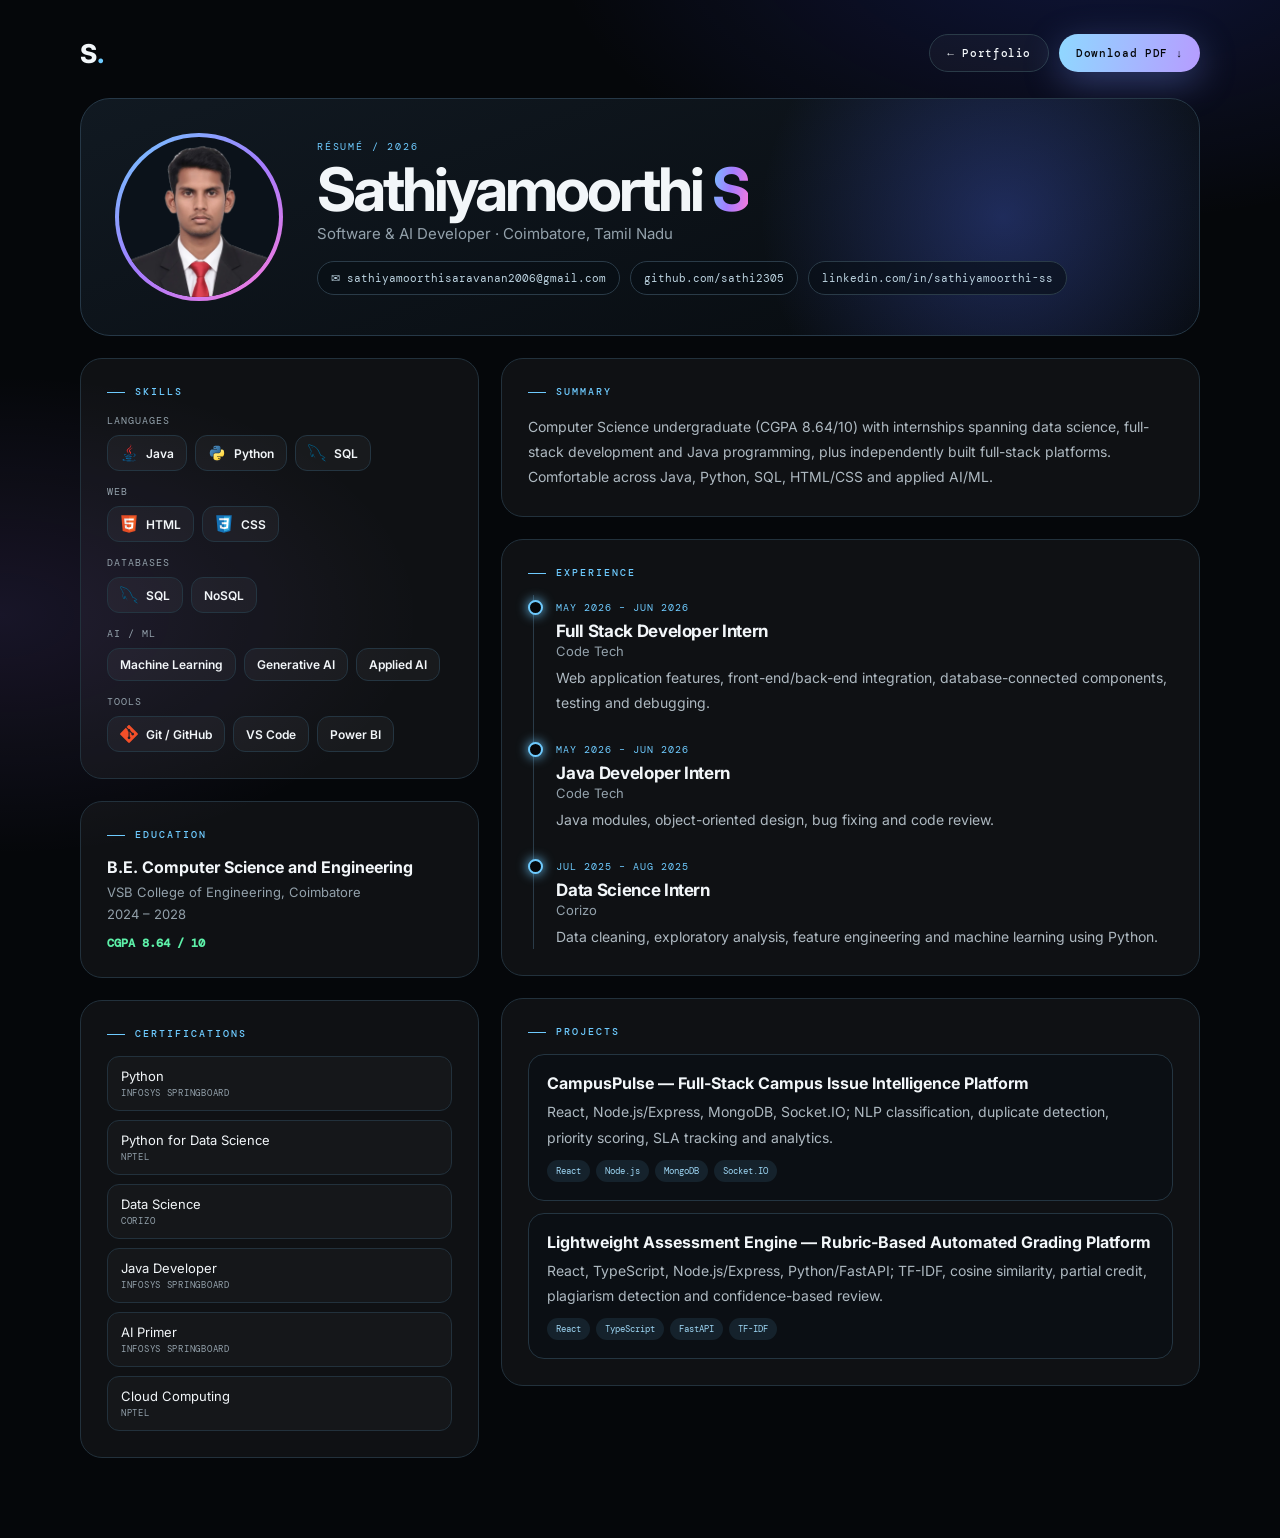
<file: resume.html>
<!doctype html><html lang="en"><head><meta charset="utf-8"><meta name="viewport" content="width=device-width,initial-scale=1"><meta name="theme-color" content="#05070a"><title>Résumé — Sathiyamoorthi S</title><link href="https://fonts.googleapis.com/css2?family=DM+Mono:wght@400;500&family=Inter:wght@400;500;600;700;800&display=swap" rel="stylesheet"><link rel="stylesheet" href="resume.css"></head><body style="margin:0"><div class="rz-modal standalone"><div class="rz">
<div class="rz-bar"><a class="brand rz-back" href="index.html">S<span>.</span></a><div class="rz-actions"><a class="rz-btn rz-back" href="index.html">← Portfolio</a><button class="rz-btn pri" onclick="window.print()">Download PDF ↓</button></div></div>
<div class="rz-hero"><div class="rz-photo"><img src="assets/me.webp" alt="Sathiyamoorthi S"></div><div><div class="rz-eye">RÉSUMÉ / 2026</div><h1>Sathiyamoorthi <em>S</em></h1><div class="rz-role">Software &amp; AI Developer · Coimbatore, Tamil Nadu</div>
<div class="rz-contact"><a href="mailto:sathiyamoorthisaravanan2006@gmail.com">✉ sathiyamoorthisaravanan2006@gmail.com</a><a href="https://github.com/sathi2305" target="_blank" rel="noreferrer">github.com/sathi2305</a><a href="https://www.linkedin.com/in/sathiyamoorthi-ss/" target="_blank" rel="noreferrer">linkedin.com/in/sathiyamoorthi-ss</a></div></div></div>
<div class="rz-grid"><div class="rz-col">
<div class="rz-card rz-sk"><h2>SKILLS</h2><h4>LANGUAGES</h4><div class="rz-chips"><span class="sk"><img src="assets/icons/java.svg" alt="">Java</span><span class="sk"><img src="assets/icons/python.svg" alt="">Python</span><span class="sk"><img src="assets/icons/mysql.svg" alt="">SQL</span></div><h4>WEB</h4><div class="rz-chips"><span class="sk"><img src="assets/icons/html5.svg" alt="">HTML</span><span class="sk"><img src="assets/icons/css3.svg" alt="">CSS</span></div><h4>DATABASES</h4><div class="rz-chips"><span class="sk"><img src="assets/icons/mysql.svg" alt="">SQL</span><span class="sk">NoSQL</span></div><h4>AI / ML</h4><div class="rz-chips"><span class="sk">Machine Learning</span><span class="sk">Generative AI</span><span class="sk">Applied AI</span></div><h4>TOOLS</h4><div class="rz-chips"><span class="sk"><img src="assets/icons/git.svg" alt="">Git / GitHub</span><span class="sk">VS Code</span><span class="sk">Power BI</span></div></div>
<div class="rz-card rz-edu"><h2>EDUCATION</h2><strong>B.E. Computer Science and Engineering</strong><span>VSB College of Engineering, Coimbatore</span><span>2024 – 2028</span><div class="gp">CGPA 8.64 / 10</div></div>
<div class="rz-card"><h2>CERTIFICATIONS</h2><div class="rz-cert"><div>Python<small>INFOSYS SPRINGBOARD</small></div><div>Python for Data Science<small>NPTEL</small></div><div>Data Science<small>CORIZO</small></div><div>Java Developer<small>INFOSYS SPRINGBOARD</small></div><div>AI Primer<small>INFOSYS SPRINGBOARD</small></div><div>Cloud Computing<small>NPTEL</small></div></div></div>
</div><div class="rz-col">
<div class="rz-card"><h2>SUMMARY</h2><p>Computer Science undergraduate (CGPA 8.64/10) with internships spanning data science, full-stack development and Java programming, plus independently built full-stack platforms. Comfortable across Java, Python, SQL, HTML/CSS and applied AI/ML.</p></div>
<div class="rz-card"><h2>EXPERIENCE</h2><div class="rz-tl"><div class="rz-it"><small>MAY 2026 – JUN 2026</small><h3>Full Stack Developer Intern</h3><div class="org">Code Tech</div><p>Web application features, front-end/back-end integration, database-connected components, testing and debugging.</p></div><div class="rz-it"><small>MAY 2026 – JUN 2026</small><h3>Java Developer Intern</h3><div class="org">Code Tech</div><p>Java modules, object-oriented design, bug fixing and code review.</p></div><div class="rz-it"><small>JUL 2025 – AUG 2025</small><h3>Data Science Intern</h3><div class="org">Corizo</div><p>Data cleaning, exploratory analysis, feature engineering and machine learning using Python.</p></div></div></div>
<div class="rz-card"><h2>PROJECTS</h2><div class="rz-proj"><h3>CampusPulse — Full-Stack Campus Issue Intelligence Platform</h3><p>React, Node.js/Express, MongoDB, Socket.IO; NLP classification, duplicate detection, priority scoring, SLA tracking and analytics.</p><div class="chips"><span>React</span><span>Node.js</span><span>MongoDB</span><span>Socket.IO</span></div></div><div class="rz-proj"><h3>Lightweight Assessment Engine — Rubric-Based Automated Grading Platform</h3><p>React, TypeScript, Node.js/Express, Python/FastAPI; TF-IDF, cosine similarity, partial credit, plagiarism detection and confidence-based review.</p><div class="chips"><span>React</span><span>TypeScript</span><span>FastAPI</span><span>TF-IDF</span></div></div></div>
</div></div></div></div></body></html>
</file>
<file: style.css>
*{box-sizing:border-box}
:root{--bg:#05070a;--panel:#0a0f14;--line:rgba(255,255,255,.09);--muted:#8c969e;--text:#f4f7f9;--blue:#6ecbff;--max:1240px}
html{scroll-behavior:smooth;background:var(--bg)}
body{margin:0;background:radial-gradient(circle at 70% 5%,rgba(40,117,166,.10),transparent 25%),var(--bg);color:var(--text);font-family:Inter,system-ui,sans-serif;overflow-x:hidden}
body:has(.loader:not(.done)){overflow:hidden}.noise{position:fixed;inset:0;pointer-events:none;opacity:.025;z-index:50;background-image:url("data:image/svg+xml,%3Csvg viewBox='0 0 180 180' xmlns='http://www.w3.org/2000/svg'%3E%3Cfilter id='n'%3E%3CfeTurbulence type='fractalNoise' baseFrequency='.8' numOctaves='4' stitchTiles='stitch'/%3E%3C/filter%3E%3Crect width='100%25' height='100%25' filter='url(%23n)'/%3E%3C/svg%3E")}
.loader{position:fixed;inset:0;background:#05070a;z-index:100;display:grid;place-content:center;text-align:center;gap:20px;transition:opacity .7s,visibility .7s}.loader.done{opacity:0;visibility:hidden}.loader-mark{font-size:58px;font-weight:800;letter-spacing:-.08em}.loader-mark span,.brand span,footer span{color:var(--blue)}.loader small{font:10px "DM Mono";color:#66747d;letter-spacing:.15em}.loader-line{width:180px;height:1px;background:#1a242b;margin:auto;overflow:hidden}.loader-line i{display:block;width:40%;height:100%;background:var(--blue);animation:load 1.1s ease-in-out infinite}@keyframes load{0%{transform:translateX(-100%)}100%{transform:translateX(350%)}}
.progress{position:fixed;top:0;left:0;height:2px;width:0;background:linear-gradient(90deg,#6ecbff,#9d7cff);z-index:90}
.cursor-dot,.cursor-ring,.cursor-text{position:fixed;pointer-events:none;z-index:80}.cursor-dot{width:6px;height:6px;background:#fff;border-radius:50%;transform:translate(-50%,-50%)}.cursor-ring{width:34px;height:34px;border:1px solid rgba(180,225,255,.6);border-radius:50%;transform:translate(-50%,-50%);transition:width .25s,height .25s,border-color .25s}.cursor-text{font:9px "DM Mono";letter-spacing:.1em;color:#fff;opacity:0;transform:translate(-50%,-50%);transition:opacity .2s}.cursor-hover .cursor-ring{width:64px;height:64px;border-color:#6ecbff}.cursor-hover .cursor-text{opacity:1}
.nav{position:fixed;top:0;left:0;right:0;height:78px;padding:0 5vw;display:flex;align-items:center;justify-content:space-between;z-index:40;border-bottom:1px solid rgba(255,255,255,.06);background:rgba(5,7,10,.62);backdrop-filter:blur(20px)}.brand{font-size:30px;font-weight:800;color:#fff;text-decoration:none}.nav nav{display:flex;gap:30px}.nav nav a,.nav-pill{font-size:12px;color:#9ca6ad;text-decoration:none}.nav nav a:hover{color:#fff}.nav-pill{border:1px solid #26323a;padding:11px 15px;border-radius:999px;color:#dfe9ee}.nav-pill span{color:var(--blue)}
main{position:relative}.hero{min-height:100svh;max-width:var(--max);margin:auto;padding:170px 5vw 70px;position:relative;display:flex;align-items:center}.hero-grid{position:absolute;inset:78px 0 0;background-image:linear-gradient(rgba(255,255,255,.035) 1px,transparent 1px),linear-gradient(90deg,rgba(255,255,255,.035) 1px,transparent 1px);background-size:80px 80px;mask-image:linear-gradient(to bottom,black,transparent 75%);pointer-events:none}.hero-copy{position:relative;z-index:2;max-width:780px}.eyebrow,.section-kicker{font:500 10px "DM Mono";letter-spacing:.18em;color:#6dc6f8}.eyebrow i{display:inline-block;width:7px;height:7px;background:#5fc5ff;border-radius:50%;margin-right:9px;box-shadow:0 0 18px #5fc5ff}.hero-title{font-size:clamp(66px,10vw,142px);line-height:.82;letter-spacing:-.08em;margin:30px 0 34px;font-weight:800}.hero-title em,h2 em{font-style:normal;color:var(--blue)}.hero-sub{max-width:570px;color:#9ba5ad;line-height:1.85;font-size:16px}.hero-actions{display:flex;gap:10px;margin-top:30px}.button{display:inline-flex;align-items:center;gap:18px;text-decoration:none;padding:14px 19px;border-radius:999px;font-size:12px;border:1px solid transparent;transition:transform .25s,border-color .25s,background .25s}.button.primary{background:#eef8ff;color:#071017}.button.ghost{border-color:#2a353d;color:#eef4f7;background:rgba(255,255,255,.015)}.button:hover{transform:translateY(-3px);border-color:#5caed7}.hero-visual{position:absolute;right:3vw;top:18%;width:min(44vw,520px);aspect-ratio:1;transform-style:preserve-3d;transition:transform .25s ease-out}.hero-orbit{position:absolute;border:1px solid rgba(102,198,250,.18);border-radius:50%;inset:10%;animation:orbit 16s linear infinite}.o2{inset:22%;animation-duration:11s;animation-direction:reverse;border-color:rgba(164,124,255,.16)}.o3{inset:35%;animation-duration:8s;border-color:rgba(255,255,255,.10)}@keyframes orbit{to{transform:rotate(360deg)}}.hero-core{position:absolute;left:50%;top:50%;transform:translate(-50%,-50%);width:145px;height:145px;border-radius:50%;display:grid;place-content:center;text-align:center;background:radial-gradient(circle at 35% 30%,#174664,#071017 68%);border:1px solid #3c8db9;box-shadow:0 0 90px rgba(54,178,242,.18),inset 0 0 35px rgba(108,203,255,.08)}.hero-core span{font-size:42px;font-weight:800;letter-spacing:-.08em}.hero-core small{font:9px "DM Mono";letter-spacing:.18em;color:#70c8f6}.float-chip{position:absolute;border:1px solid #2b3d48;background:rgba(8,14,19,.75);backdrop-filter:blur(12px);padding:10px 13px;font:9px "DM Mono";color:#9ec9df;box-shadow:0 10px 40px rgba(0,0,0,.25)}.c1{top:20%;right:5%}.c2{bottom:20%;left:2%}.c3{bottom:9%;right:14%}.hero-meta{position:absolute;bottom:58px;left:5vw;display:flex;gap:42px}.hero-meta div{display:flex;flex-direction:column;gap:5px}.hero-meta strong{font-size:18px}.hero-meta span{font:9px "DM Mono";color:#67737c;letter-spacing:.1em}.scroll-cue{position:absolute;right:5vw;bottom:50px;display:flex;align-items:center;gap:12px;writing-mode:vertical-rl;color:#68757d;font:9px "DM Mono";letter-spacing:.12em}.scroll-cue i{height:50px;width:1px;background:linear-gradient(#6ecbff,transparent)}
.ticker{overflow:hidden;border-block:1px solid var(--line);white-space:nowrap;display:flex;color:#5e6a72;font:10px "DM Mono";letter-spacing:.16em}.ticker div{padding:17px 0;min-width:100%;animation:marquee 28s linear infinite}.ticker div+div{display:none}@keyframes marquee{to{transform:translateX(-100%)}}
.section{max-width:var(--max);margin:auto;padding:145px 5vw}.section-kicker{display:flex;gap:12px;align-items:center;margin-bottom:45px}.section-kicker span{color:#384c59}.section-title,.arsenal-head,.work-intro,.experience-head{display:grid;grid-template-columns:1.1fr 1fr;gap:70px;align-items:end}.section h2,.arsenal h2,.work h2,.experience h2,.credentials h2{font-size:clamp(54px,7vw,92px);line-height:.86;letter-spacing:-.07em;margin:0}.section-title p,.arsenal-head p,.work-intro p,.experience-head p{color:#87939b;line-height:1.85;max-width:470px;margin:0}
.architecture-stage{height:600px;margin-top:80px;border:1px solid var(--line);position:relative;overflow:hidden;background:radial-gradient(circle at 50% 50%,rgba(46,137,186,.10),transparent 35%),#070b0f}.arch-lines{position:absolute;inset:0;background-image:linear-gradient(rgba(255,255,255,.025) 1px,transparent 1px),linear-gradient(90deg,rgba(255,255,255,.025) 1px,transparent 1px);background-size:60px 60px}.arch-node{position:absolute;width:220px;padding:17px;border:1px solid #273c48;background:rgba(7,13,18,.88);backdrop-filter:blur(10px);display:flex;flex-direction:column;gap:5px;box-shadow:0 20px 60px rgba(0,0,0,.25);transform:translateZ(0);transition:.4s}.arch-node:hover{transform:translateY(-8px) rotateX(4deg);border-color:#4c9ac0}.arch-node b{font:9px "DM Mono";color:#52798c}.arch-node span{font-size:15px;font-weight:700}.arch-node small{font:8px "DM Mono";color:#63747e}.n1{left:10%;top:18%}.n2{right:10%;top:18%}.n3{left:10%;bottom:18%}.n4{right:10%;bottom:18%}.arch-center{position:absolute;left:50%;top:50%;transform:translate(-50%,-50%);width:150px;height:150px;border-radius:50%;display:grid;place-content:center;text-align:center;font-size:35px;font-weight:800;border:1px solid #3b7e9d;background:radial-gradient(circle,#0f2c3c,#060a0e 70%);box-shadow:0 0 100px rgba(64,182,239,.13)}.arch-center span{color:#74c9f6}.arch-lines:after,.arch-lines:before{content:"";position:absolute;background:#274c5e}.arch-lines:after{left:27%;right:27%;top:50%;height:1px}.arch-lines:before{top:27%;bottom:27%;left:50%;width:1px}
.arsenal-grid{display:grid;grid-template-columns:repeat(4,1fr);margin-top:75px;border-top:1px solid var(--line);border-left:1px solid var(--line)}.arsenal-grid>div{min-height:235px;padding:28px;border-right:1px solid var(--line);border-bottom:1px solid var(--line);display:flex;flex-direction:column;gap:13px}.arsenal-grid small,.credential small{font:9px "DM Mono";color:#5d9fc0;letter-spacing:.15em;margin-bottom:24px}.arsenal-grid strong{font-size:17px}
.work-list{margin-top:75px;display:grid;gap:100px}.work-card{display:grid;grid-template-columns:1.1fr .9fr;gap:65px;align-items:center}.work-card:nth-child(even){grid-template-columns:.9fr 1.1fr}.work-card:nth-child(even) .work-media{order:2}.work-media{aspect-ratio:1.35;border:1px solid #1c2931;background:#080d11;position:relative;overflow:hidden;transform-style:preserve-3d;box-shadow:0 35px 100px rgba(0,0,0,.25)}.work-media img{width:100%;height:100%;object-fit:cover;display:block;filter:saturate(.75) contrast(1.05);opacity:.84;transition:transform .8s cubic-bezier(.2,.7,.2,1),filter .5s}.work-card:hover .work-media img{transform:scale(1.06);filter:saturate(1) contrast(1.05)}.work-media:after{content:"";position:absolute;inset:0;background:linear-gradient(135deg,rgba(84,194,246,.18),transparent 45%,rgba(0,0,0,.6));pointer-events:none}.media-overlay{position:absolute;inset:20px;display:flex;justify-content:space-between;align-items:flex-start;z-index:2}.index{font:10px "DM Mono";color:#d6e6ed}.media-label{font:8px "DM Mono";color:#b5cad4;border:1px solid rgba(255,255,255,.16);padding:8px 10px;background:rgba(0,0,0,.2)}.media-fallback-text{display:none;position:absolute;inset:0;place-content:center;text-align:center;font-size:45px;font-weight:800;letter-spacing:-.07em;z-index:1}.image-fallback img{display:none}.image-fallback .media-fallback-text{display:grid}.work-top{display:flex;justify-content:space-between;gap:15px;font:9px "DM Mono";color:#5e7887}.work-copy h3{font-size:clamp(35px,4.3vw,64px);line-height:.9;letter-spacing:-.06em;margin:18px 0 22px}.work-copy p{color:#8b969e;line-height:1.8;max-width:520px}.tag-row{display:flex;flex-wrap:wrap;gap:7px;margin-top:24px}.tag-row span{border:1px solid #26343d;border-radius:999px;padding:7px 9px;font:9px "DM Mono";color:#8ba0aa}.work-actions{display:flex;flex-wrap:wrap;gap:18px;margin-top:27px}.text-link{font-size:11px;text-decoration:none;color:#e8f3f8;border-bottom:1px solid #3c718c;padding-bottom:5px}.text-link b{font-weight:400}.text-link.muted{color:#7d8990;border-bottom-color:#27343b}.text-link.live{color:#6fc8f6}
.more-grid{display:grid;grid-template-columns:repeat(3,1fr);border-top:1px solid var(--line);border-left:1px solid var(--line);margin-top:60px}.more-grid a{min-height:160px;padding:28px;border-right:1px solid var(--line);border-bottom:1px solid var(--line);text-decoration:none;color:#fff;display:flex;flex-direction:column;justify-content:space-between;transition:.3s}.more-grid a:hover{background:#0a1116;transform:translateY(-3px)}.more-grid b{font-size:20px}.more-grid span{font:9px "DM Mono";color:#697984}
.timeline{margin-top:70px;border-top:1px solid var(--line)}.timeline-item{display:grid;grid-template-columns:130px 1fr;padding:36px 0;border-bottom:1px solid var(--line)}.timeline-item>span{font:10px "DM Mono";color:#5aa4c7}.timeline-item small{font:9px "DM Mono";color:#5f7b88}.timeline-item h3{font-size:25px;margin:7px 0}.timeline-item p{margin:0;color:#818d95}
.credentials-grid{display:grid;grid-template-columns:repeat(3,1fr);margin-top:65px;border-top:1px solid var(--line);border-left:1px solid var(--line)}.credential{min-height:190px;padding:28px;border-right:1px solid var(--line);border-bottom:1px solid var(--line)}.credential.big{grid-column:span 2}.credential h3{font-size:20px;margin:0 0 10px}.credential p,.credential strong{font-size:12px;color:#7f8c94}.credential strong{display:block;margin-top:18px}
.contact{min-height:88svh;display:flex;flex-direction:column;justify-content:center;position:relative}.contact-glow{position:absolute;width:500px;height:500px;border-radius:50%;background:radial-gradient(circle,rgba(53,177,239,.12),transparent 67%);right:-100px;top:20%;pointer-events:none}.contact h2{font-size:clamp(65px,10vw,140px);line-height:.82;letter-spacing:-.08em;margin:0 0 35px;position:relative}.contact p{color:#87939b;max-width:560px;line-height:1.8}.contact-actions{display:flex;gap:9px;flex-wrap:wrap;margin-top:27px}
footer{padding:42px 5vw;border-top:1px solid var(--line);display:flex;justify-content:space-between;align-items:end;gap:20px}footer b{font-size:15px}footer div:first-child{display:flex;flex-direction:column;gap:7px}footer small{font:9px "DM Mono";color:#65727b}.footer-links{display:flex;gap:25px}.footer-links a{font:10px "DM Mono";color:#87949c;text-decoration:none}
.reveal{opacity:0;transform:translateY(35px);transition:opacity .8s cubic-bezier(.2,.7,.2,1),transform .8s cubic-bezier(.2,.7,.2,1)}.reveal.in{opacity:1;transform:none}
@media(max-width:900px){.cursor-dot,.cursor-ring,.cursor-text{display:none}.nav{padding:0 6vw}.nav nav{display:none}.hero{padding:145px 6vw 130px;align-items:flex-start}.hero-visual{opacity:.42;width:520px;right:-180px;top:23%}.hero-meta{left:6vw;bottom:55px;flex-wrap:wrap;gap:18px 28px}.section{padding:105px 6vw}.section-title,.arsenal-head,.work-intro,.experience-head{grid-template-columns:1fr;gap:25px}.architecture-stage{height:520px}.arch-node{width:170px}.n1,.n3{left:5%}.n2,.n4{right:5%}.arsenal-grid{grid-template-columns:1fr 1fr}.work-card,.work-card:nth-child(even){grid-template-columns:1fr;gap:30px}.work-card:nth-child(even) .work-media{order:0}.more-grid,.credentials-grid{grid-template-columns:1fr 1fr}.credential.big{grid-column:span 2}}
@media(max-width:560px){.hero-title{font-size:58px}.hero-visual{right:-250px;top:25%}.hero-meta{position:relative;left:auto;bottom:auto;margin-top:55px}.scroll-cue{display:none}.architecture-stage{height:430px}.arch-node{width:135px;padding:12px}.arch-node span{font-size:11px}.arch-node small{font-size:7px}.arch-center{width:110px;height:110px;font-size:27px}.arsenal-grid,.more-grid,.credentials-grid{grid-template-columns:1fr}.credential.big{grid-column:span 1}.work-list{gap:70px}.work-media{aspect-ratio:1.1}.work-copy h3{font-size:40px}.timeline-item{grid-template-columns:65px 1fr}footer{flex-direction:column;align-items:flex-start}.footer-links{order:2}}
@media(prefers-reduced-motion:reduce){*,*:before,*:after{animation:none!important;transition:none!important;scroll-behavior:auto!important}.reveal{opacity:1;transform:none}}
</file>
<file: enhance.css>
/* V3 enhancements — inspired by reference video */
.hero-visual .dev{position:absolute;left:50%;top:50%;width:230px;height:430px;margin:-215px 0 0 -115px;border-radius:34px;border:2px solid #cfd8de;background:linear-gradient(160deg,#0c141b,#05080c);box-shadow:0 0 0 6px #0b1015,0 0 90px rgba(46,120,255,.45),0 40px 80px rgba(0,0,0,.6);transform:rotateY(-18deg) rotateX(6deg) rotateZ(4deg);animation:devf 6s ease-in-out infinite;padding:18px 14px;z-index:3;font:10px "DM Mono"}
@keyframes devf{50%{transform:rotateY(-12deg) rotateX(4deg) rotateZ(2deg) translateY(-14px)}}
.dev b{display:block;font:700 13px Inter;margin-bottom:10px}.dev .row{display:flex;justify-content:space-between;padding:9px 10px;margin-bottom:7px;border-radius:10px;background:rgba(110,203,255,.07);border:1px solid rgba(110,203,255,.15);color:#9ec9df}.dev .row i{font-style:normal;color:#5df0a8}
.dev .btn{margin-top:14px;text-align:center;padding:11px;border-radius:10px;background:#2447ff;color:#fff;font:600 10px Inter}
.hero-orbit,.hero-core{opacity:.35}
/* fanned architecture cards */
.fan{position:relative;height:430px;margin-top:20px;perspective:1400px;display:flex;justify-content:center;align-items:center}
.fan .fc{position:absolute;width:250px;padding:22px;border-radius:18px;background:linear-gradient(160deg,#101820,#070b0f);border:1px solid #243541;box-shadow:0 30px 60px rgba(0,0,0,.5);transition:transform .6s cubic-bezier(.2,.7,.2,1),border-color .3s}
.fan .fc:nth-child(1){transform:translateX(-90px) rotateY(18deg) rotateZ(-5deg)}.fan .fc:nth-child(2){transform:translateX(-30px) rotateY(10deg) rotateZ(-2deg)}.fan .fc:nth-child(3){transform:translateX(30px) rotateY(2deg)}.fan .fc:nth-child(4){transform:translateX(90px) rotateY(-8deg) rotateZ(3deg)}
.fan:hover .fc:nth-child(1){transform:translateX(-390px) rotateY(12deg)}.fan:hover .fc:nth-child(2){transform:translateX(-130px) rotateY(5deg)}.fan:hover .fc:nth-child(3){transform:translateX(130px) rotateY(-5deg)}.fan:hover .fc:nth-child(4){transform:translateX(390px) rotateY(-12deg)}
.fc:hover{border-color:#6ecbff;z-index:5}.fc h4{margin:0 0 4px;font:700 17px Inter}.fc small{font:9px "DM Mono";color:#6dc6f8;letter-spacing:.14em}.fc ul{list-style:none;padding:0;margin:16px 0 0}.fc li{padding:8px 0;border-top:1px solid #1b2831;color:#9ba5ad;font-size:12px}.fc li:before{content:"▸ ";color:#6ecbff}
/* keycap tech tiles */
.keys{display:grid;grid-template-columns:repeat(6,1fr);gap:14px;margin-top:50px;transform:perspective(900px) rotateX(24deg);transform-origin:center bottom}
.key{aspect-ratio:1;border-radius:16px;background:linear-gradient(160deg,#141c24,#090d12);border:1px solid #1f2c36;display:grid;place-content:center;text-align:center;font:600 12px Inter;color:#dbe6ec;position:relative;transition:transform .2s,box-shadow .3s;box-shadow:0 8px 0 #05080b,0 18px 30px rgba(0,0,0,.5)}
.key:after{content:"";position:absolute;left:14%;right:14%;bottom:-6px;height:3px;border-radius:3px;background:var(--k);box-shadow:0 0 14px var(--k)}
.key:hover{transform:translateY(6px);box-shadow:0 2px 0 #05080b,0 0 30px var(--k)}.key small{display:block;font:8px "DM Mono";color:#6b7882;margin-top:5px}
/* project carousel */
.work-list.car{display:flex!important;gap:26px;overflow-x:auto;scroll-snap-type:x mandatory;padding:10px 0 34px;scrollbar-width:thin}
.work-list.car .work-card{flex:0 0 min(86vw,560px);scroll-snap-align:center;display:block!important}
.work-list.car .work-media{height:260px;margin-bottom:22px}
.car-hint{font:9px "DM Mono";letter-spacing:.16em;color:#68757d;margin:30px 0 0;text-align:right}
/* certificates */
.certs{display:flex;flex-wrap:wrap;justify-content:center;gap:22px;margin-top:50px}
.cert{width:210px;padding:20px;border-radius:14px;background:linear-gradient(150deg,#11191f,#080c10);border:1px solid #22313b;transition:transform .35s;box-shadow:0 18px 40px rgba(0,0,0,.4)}
.cert:nth-child(odd){transform:rotate(-3deg)}.cert:nth-child(even){transform:rotate(2.5deg) translateY(16px)}.cert:hover{transform:rotate(0) scale(1.06);border-color:#6ecbff}
.cert small{font:8px "DM Mono";color:#6dc6f8;letter-spacing:.14em}.cert h4{margin:8px 0 4px;font:700 15px Inter}.cert p{margin:0;color:#7d8991;font-size:12px}
/* terminal contact */
.term{max-width:760px;margin:40px auto 0;text-align:left;border-radius:14px;border:1px solid #243541;background:#070b0f;box-shadow:0 0 80px rgba(36,71,255,.18);overflow:hidden;font-family:"DM Mono",monospace}
.term-bar{display:flex;gap:7px;align-items:center;padding:12px 16px;background:#0c1319;border-bottom:1px solid #1b2831;font-size:11px;color:#6b7882}.term-bar i{width:11px;height:11px;border-radius:50%;background:#ff5f57}.term-bar i:nth-child(2){background:#febc2e}.term-bar i:nth-child(3){background:#28c840}
.term form{padding:22px}.term .cmd{color:#5df0a8;font-size:12px;margin-bottom:18px}.term .cmd span{color:#6ecbff}
.term .g{display:grid;grid-template-columns:1fr 1fr;gap:14px}.term label{display:block;font-size:10px;color:#6b7882;margin-bottom:6px;letter-spacing:.08em}
.term input,.term textarea{width:100%;box-sizing:border-box;background:#0a1117;border:1px solid #22313b;border-radius:8px;padding:11px 12px;color:#e6eef3;font:12px "DM Mono",monospace;outline:0}.term input:focus,.term textarea:focus{border-color:#6ecbff;box-shadow:0 0 0 3px rgba(110,203,255,.12)}
.term textarea{min-height:100px;resize:vertical;margin-top:0}.term .full{grid-column:span 2}
.term button{margin-top:16px;width:100%;padding:14px;border:0;border-radius:10px;background:#2447ff;color:#fff;font:600 13px Inter;cursor:pointer;transition:transform .2s,box-shadow .3s}.term button:hover{transform:translateY(-2px);box-shadow:0 10px 40px rgba(36,71,255,.5)}
@media(max-width:900px){.hero-visual .dev{width:180px;height:340px;margin:-170px 0 0 -90px}.fan{height:auto;flex-direction:column;gap:14px;perspective:none}.fan .fc,.fan:hover .fc{position:relative;transform:none!important;width:100%;box-sizing:border-box}.keys{grid-template-columns:repeat(3,1fr);transform:none}.term .g{grid-template-columns:1fr}.term .full{grid-column:auto}}
/* ===== V3.1 ===== */
.hero-canvas{position:absolute;inset:0;width:100%;height:100%;pointer-events:none;z-index:0}
.aurora{position:absolute;inset:0;overflow:hidden;pointer-events:none}.aurora i{position:absolute;width:40vw;height:40vw;border-radius:50%;filter:blur(100px);opacity:.2;animation:aur 14s ease-in-out infinite alternate}
.aurora i:nth-child(1){background:#2447ff;left:-8%;top:5%}.aurora i:nth-child(2){background:#7c4dff;right:-6%;top:25%;animation-delay:-5s}.aurora i:nth-child(3){background:#00c2ff;left:35%;bottom:-25%;animation-delay:-9s}
@keyframes aur{to{transform:translate(60px,-40px) scale(1.2)}}
.spot{position:fixed;width:520px;height:520px;border-radius:50%;background:radial-gradient(circle,rgba(110,203,255,.07),transparent 62%);pointer-events:none;transform:translate(-50%,-50%);z-index:1}
.typer{font:500 14px "DM Mono",monospace;color:#6ecbff;margin:18px 0 0;min-height:22px;position:relative;z-index:2}.typer i{font-style:normal;color:#5df0a8;margin-right:6px}.typer b{display:inline-block;width:8px;height:15px;background:#6ecbff;margin-left:3px;vertical-align:-2px;animation:blink 1s steps(1) infinite}
@keyframes blink{50%{opacity:0}}.term .cmd:after{content:"▌";margin-left:4px;animation:blink 1s steps(1) infinite}
.section h2{transform-origin:50% 100%;will-change:transform}
.nav nav a.active{color:#6ecbff}
.chips{display:flex;gap:10px;flex-wrap:wrap;margin:34px 0 8px}.chip{font:500 11px "DM Mono",monospace;letter-spacing:.08em;padding:9px 16px;border-radius:999px;border:1px solid #2a353d;background:transparent;color:#9ba5ad;cursor:pointer;transition:.25s}.chip:hover{border-color:#6ecbff;color:#fff}.chip.on{background:#eef8ff;color:#071017;border-color:#eef8ff}
.work-list.car .work-card.hide{display:none!important}
.car-ctl{display:flex;align-items:center;gap:14px;margin-top:6px}.car-ctl button{width:44px;height:44px;border-radius:50%;border:1px solid #2a353d;background:rgba(255,255,255,.02);color:#eef4f7;font-size:18px;cursor:pointer;transition:.25s}.car-ctl button:hover{border-color:#6ecbff;box-shadow:0 0 24px rgba(110,203,255,.3)}
.car-prog{flex:1;height:2px;background:#1b2831;border-radius:2px;overflow:hidden}.car-prog i{display:block;height:100%;width:20%;background:linear-gradient(90deg,#2447ff,#6ecbff);transition:width .15s}
.kbtn,.totop{position:fixed;bottom:22px;z-index:90;border:1px solid #2a353d;background:rgba(8,14,19,.8);backdrop-filter:blur(12px);color:#cfe3ee;border-radius:999px;font:500 11px "DM Mono",monospace;padding:11px 16px;cursor:pointer;transition:.25s}
.kbtn{left:22px}.kbtn:hover,.totop:hover{border-color:#6ecbff;color:#fff}.totop{right:22px;opacity:0;pointer-events:none;transform:translateY(10px)}.totop.on{opacity:1;pointer-events:auto;transform:none}
.toast{position:fixed;left:50%;bottom:80px;transform:translate(-50%,20px);background:#0c1319;border:1px solid #6ecbff;color:#e6eef3;padding:12px 20px;border-radius:12px;font:12px "DM Mono",monospace;opacity:0;pointer-events:none;transition:.35s;z-index:300}.toast.on{opacity:1;transform:translate(-50%,0)}
.pal{position:fixed;inset:0;z-index:400;background:rgba(2,4,7,.7);backdrop-filter:blur(8px);display:none;align-items:flex-start;justify-content:center;padding-top:16vh}.pal.on{display:flex}
.pal-box{width:min(560px,92vw);background:#080d12;border:1px solid #2a3b48;border-radius:16px;box-shadow:0 40px 120px rgba(0,0,0,.7),0 0 80px rgba(36,71,255,.2);overflow:hidden}
.pal input{width:100%;box-sizing:border-box;padding:18px 20px;background:transparent;border:0;border-bottom:1px solid #1b2831;color:#fff;font:15px Inter,sans-serif;outline:0}
.pal ul{list-style:none;margin:0;padding:8px;max-height:340px;overflow:auto}.pal li{display:flex;justify-content:space-between;padding:12px 14px;border-radius:10px;color:#b4c0c8;font-size:14px;cursor:pointer}.pal li small{font:10px "DM Mono",monospace;color:#5d6b75}.pal li.sel{background:rgba(110,203,255,.1);color:#fff}
.pal-foot{padding:10px 18px;border-top:1px solid #1b2831;font:10px "DM Mono",monospace;color:#5d6b75}
@media(max-width:900px){.spot,.kbtn{display:none}.section h2{transform:none!important;opacity:1!important}}
</file>
<file: enhance3.css>
/* ===== V4: photo, logos, stacked projects, modern theme ===== */
body{background:radial-gradient(1100px 600px at 85% -8%,rgba(60,80,255,.18),transparent 60%),radial-gradient(900px 520px at -5% 35%,rgba(164,124,255,.11),transparent 60%),#05070a;background-attachment:fixed}
.hero-title{font-size:clamp(56px,8.2vw,118px)}
.hero-title em,.section h2 em{background:linear-gradient(100deg,#6ecbff 0%,#a47cff 55%,#ff7ad9 100%);-webkit-background-clip:text;background-clip:text;color:transparent}
.button.primary{background:linear-gradient(100deg,#8fd8ff,#b69cff);color:#05070a;box-shadow:0 12px 44px rgba(120,150,255,.38)}
.hero-visual{width:min(40vw,540px);aspect-ratio:auto;height:min(78vh,620px);top:11%;right:2vw;z-index:1}
.hero-visual .me{position:absolute;left:50%;bottom:0;width:112%;transform:translateX(-50%);z-index:3;-webkit-mask-image:linear-gradient(#000 78%,transparent);mask-image:linear-gradient(#000 78%,transparent);filter:drop-shadow(0 30px 60px rgba(40,80,255,.35))}
.ring-glow{position:absolute;left:50%;bottom:6%;width:92%;aspect-ratio:1;transform:translateX(-50%);border-radius:50%;background:radial-gradient(circle,rgba(70,110,255,.55),rgba(164,124,255,.2) 45%,transparent 68%);filter:blur(30px);z-index:1}
.hero-visual .hero-orbit{z-index:2}
.ico{position:absolute;z-index:4;width:66px;height:66px;border-radius:20px;display:grid;place-items:center;background:rgba(255,255,255,.07);border:1px solid rgba(255,255,255,.14);backdrop-filter:blur(14px);box-shadow:0 14px 40px rgba(0,0,0,.4),0 0 30px rgba(110,160,255,.18);animation:icof 6s ease-in-out infinite}
.ico img{width:56%;height:56%}.i1{top:6%;left:2%}.i2{top:20%;right:-3%;animation-delay:-1s}.i3{top:46%;left:-6%;animation-delay:-2s}.i4{bottom:26%;right:-4%;animation-delay:-3s}.i5{top:2%;right:30%;animation-delay:-4s;width:54px;height:54px}.i6{bottom:14%;left:2%;animation-delay:-5s;width:56px;height:56px}
@keyframes icof{50%{transform:translateY(-14px) rotate(3deg)}}
.name-tag{position:absolute;z-index:5;left:50%;bottom:4%;transform:translateX(-50%);display:flex;gap:10px;align-items:center;padding:12px 18px;border-radius:16px;background:rgba(8,14,20,.72);border:1px solid rgba(255,255,255,.14);backdrop-filter:blur(16px);white-space:nowrap}
.name-tag i{width:9px;height:9px;border-radius:50%;background:#5df0a8;box-shadow:0 0 14px #5df0a8}.name-tag b{display:block;font:700 13px Inter}.name-tag span{font:9px "DM Mono";color:#8fb6cc;letter-spacing:.1em}
/* logo marquee */
.logo-marquee{overflow:hidden;border-block:1px solid #141e26;background:rgba(255,255,255,.015);padding:22px 0;-webkit-mask-image:linear-gradient(90deg,transparent,#000 10%,#000 90%,transparent);mask-image:linear-gradient(90deg,transparent,#000 10%,#000 90%,transparent)}
.lm-track{display:flex;gap:56px;width:max-content;animation:lm 36s linear infinite}.logo-marquee span{display:flex;align-items:center;gap:12px;font:600 15px Inter;color:#b8c6d0;white-space:nowrap}.logo-marquee img{width:30px;height:30px}
@keyframes lm{to{transform:translateX(-50%)}}
/* about */
.about-grid{display:grid;grid-template-columns:.8fr 1.2fr;gap:70px;align-items:center}
.about-card{position:relative;border-radius:30px;padding:34px 30px 0;background:linear-gradient(160deg,#111c27,#070b0f);border:1px solid #263847;overflow:hidden;box-shadow:0 0 100px rgba(80,100,255,.2)}
.about-card:before{content:"";position:absolute;left:-20%;right:-20%;bottom:-30%;height:75%;background:radial-gradient(circle,rgba(110,160,255,.5),transparent 65%)}
.about-card img{position:relative;display:block;width:100%;-webkit-mask-image:linear-gradient(#000 80%,transparent);mask-image:linear-gradient(#000 80%,transparent)}
.about-tag{position:absolute;z-index:2;left:18px;top:18px;display:flex;gap:8px;align-items:center;padding:8px 13px;border-radius:999px;background:rgba(8,14,20,.75);border:1px solid #2a3b48;font:9px "DM Mono";letter-spacing:.1em;color:#bfe9d6}.about-tag i{width:7px;height:7px;border-radius:50%;background:#5df0a8;box-shadow:0 0 12px #5df0a8}
.about h2{font-size:clamp(42px,5.2vw,74px)!important}.about-copy p{color:#9ba5ad;line-height:1.85;max-width:560px;margin:22px 0 0}
.about-stats{display:flex;gap:40px;margin-top:34px}.about-stats strong{display:block;font:800 34px Inter;letter-spacing:-.04em;background:linear-gradient(100deg,#6ecbff,#a47cff);-webkit-background-clip:text;background-clip:text;color:transparent}.about-stats span{font:9px "DM Mono";color:#67737c;letter-spacing:.1em}
/* logo keys */
.key{gap:0}.key img{width:44%;margin:0 auto 12px;filter:drop-shadow(0 6px 14px rgba(0,0,0,.5))}.key span{font:600 12px Inter}
.key:hover{transform:translateY(6px) scale(1.04)}
/* stacked projects, one by one */
.work-list.stack{display:block!important;overflow:visible!important;padding:20px 0 6vh}
.work-list.stack .work-card{position:sticky!important;top:calc(92px + var(--i)*24px);display:grid!important;grid-template-columns:1.05fr 1fr;gap:38px;align-items:center;min-height:min(64vh,500px);margin:0 0 10vh!important;padding:34px;border-radius:30px;background:linear-gradient(160deg,rgba(18,27,36,.97),rgba(7,11,15,.99));border:1px solid #263847;box-shadow:0 -20px 60px rgba(0,0,0,.5),0 30px 80px rgba(0,0,0,.5);transform-origin:50% 0;transition:transform .35s,filter .35s}
.work-list.stack .work-media{order:0!important;position:relative;height:auto!important;aspect-ratio:auto!important;border:0!important;background:none!important;overflow:visible!important}
.work-list.stack .media-overlay{display:none}
.mock{border-radius:16px;filter:drop-shadow(0 24px 50px rgba(0,0,0,.55)) drop-shadow(0 0 40px rgba(110,160,255,.18));transform:perspective(1000px) rotateY(-7deg) rotateX(3deg);transition:transform .5s}.work-card:hover .mock{transform:perspective(1000px) rotateY(0) rotateX(0) scale(1.02)}.mock svg{display:block;width:100%;height:auto}
.pcount{position:absolute;left:12px;top:-14px;z-index:3;font:500 10px "DM Mono";letter-spacing:.14em;padding:7px 12px;border-radius:999px;background:#eef8ff;color:#071017}
.work-list.stack .work-copy h3{font-size:clamp(26px,3vw,42px);line-height:1;letter-spacing:-.04em;margin:14px 0}
.work-list.stack .work-copy p{color:#9ba5ad;line-height:1.8}
@media(max-width:900px){.hero{flex-direction:column;gap:30px}.hero-visual{position:relative!important;right:auto;top:auto;width:min(88vw,400px);height:440px;opacity:1!important;margin:30px auto 0}.hero-meta{position:relative!important;left:auto;bottom:auto}.about-grid{grid-template-columns:1fr;gap:34px}.keys{grid-template-columns:repeat(3,1fr)}.work-list.stack .work-card{grid-template-columns:1fr;gap:22px;padding:22px;min-height:0;top:calc(76px + var(--i)*14px)}.ico{width:52px;height:52px}}
/* hero: stack content one after another (no overlap) */
.hero{flex-wrap:wrap;align-content:center;padding-bottom:120px}
.hero-copy{flex:0 1 780px}
.hero-meta{position:relative!important;left:auto!important;bottom:auto!important;flex:0 0 100%;width:100%;margin-top:48px;gap:48px;z-index:2}
.hero-actions{position:relative;z-index:3}
</file>
<file: resume.css>
.rz-modal{position:fixed;inset:0;z-index:500;overflow:auto;background:rgba(3,5,8,.94);backdrop-filter:blur(16px);display:none;font-family:Inter,system-ui,sans-serif}
.rz-modal.on{display:block}.rz-modal.standalone{position:static;display:block;min-height:100vh;background:radial-gradient(900px 500px at 85% -5%,rgba(60,80,255,.2),transparent 60%),radial-gradient(700px 400px at 0 40%,rgba(164,124,255,.12),transparent 60%),#05070a}
body.rz-open{overflow:hidden;cursor:auto!important}body.rz-open *{cursor:auto!important}body.rz-open a,body.rz-open button{cursor:pointer!important}body.rz-open .cursor-dot,body.rz-open .cursor-ring,body.rz-open .cursor-text,body.rz-open .spot,body.rz-open .kbtn,body.rz-open .totop{display:none!important}
.rz{--tx:#f2f6f9;--mu:#93a1ab;--ln:#22313c;--card:rgba(255,255,255,.04);--ac:#6ecbff;--ac2:#a47cff;max-width:1120px;margin:0 auto;padding:34px 5vw 80px;color:var(--tx)}
.rz *{box-sizing:border-box}.rz a{color:inherit;text-decoration:none}
.rz-bar{display:flex;justify-content:space-between;align-items:center;margin-bottom:26px;gap:12px;flex-wrap:wrap}
.rz-bar .brand{font:800 26px Inter}.rz-bar .brand span{color:var(--ac)}
.rz-actions{display:flex;gap:10px}.rz-btn{font:500 11px "DM Mono",monospace;letter-spacing:.06em;padding:11px 17px;border-radius:999px;border:1px solid #2a3b48;background:rgba(255,255,255,.03);color:#e6eef3;transition:.25s}.rz-btn:hover{border-color:var(--ac);box-shadow:0 0 28px rgba(110,203,255,.25)}.rz-btn.pri{background:linear-gradient(100deg,#8fd8ff,#b69cff);color:#05070a;border:0;box-shadow:0 10px 36px rgba(120,150,255,.35)}
.rz-hero{display:grid;grid-template-columns:auto 1fr;gap:34px;align-items:center;padding:34px;border-radius:30px;border:1px solid #263847;background:linear-gradient(160deg,rgba(18,27,36,.9),rgba(7,11,15,.95));position:relative;overflow:hidden}
.rz-hero:before{content:"";position:absolute;right:-10%;top:-40%;width:55%;height:180%;background:radial-gradient(circle,rgba(80,110,255,.3),transparent 65%)}
.rz-photo{position:relative;width:168px;height:168px;border-radius:50%;padding:4px;background:linear-gradient(140deg,#6ecbff,#a47cff,#ff7ad9)}.rz-photo img{width:100%;height:100%;border-radius:50%;object-fit:cover;object-position:50% 12%;background:#0b121a;display:block}
.rz-hero h1{position:relative;margin:8px 0 6px;font-size:clamp(34px,5vw,60px);letter-spacing:-.05em;line-height:.95}.rz-hero h1 em{font-style:normal;background:linear-gradient(100deg,#6ecbff,#a47cff,#ff7ad9);-webkit-background-clip:text;background-clip:text;color:transparent}
.rz-role{position:relative;color:var(--mu);font-size:15px}.rz-eye{position:relative;font:10px "DM Mono",monospace;letter-spacing:.18em;color:var(--ac)}
.rz-contact{position:relative;display:flex;gap:10px;flex-wrap:wrap;margin-top:18px}.rz-contact a{font:11px "DM Mono",monospace;padding:9px 13px;border-radius:999px;border:1px solid #2a3b48;background:rgba(8,14,20,.6);color:#bcd3e0;transition:.25s}.rz-contact a:hover{border-color:var(--ac);color:#fff}
.rz-grid{display:grid;grid-template-columns:.8fr 1.4fr;gap:22px;margin-top:22px}.rz-col{display:flex;flex-direction:column;gap:22px}
.rz-card{padding:26px;border-radius:22px;border:1px solid var(--ln);background:var(--card)}
.rz-card h2{margin:0 0 16px;font:500 10px "DM Mono",monospace;letter-spacing:.2em;color:var(--ac)}.rz-card h2:before{content:"";display:inline-block;width:18px;height:1px;background:var(--ac);vertical-align:middle;margin-right:10px}
.rz-card p{margin:0;color:#aeb9c1;line-height:1.8;font-size:14px}
.rz-sk h4{margin:14px 0 8px;font:10px "DM Mono",monospace;color:var(--mu);letter-spacing:.1em}.rz-sk h4:first-of-type{margin-top:0}.rz-chips{display:flex;flex-wrap:wrap;gap:8px}
.sk{display:inline-flex;align-items:center;gap:8px;padding:8px 12px;border-radius:12px;border:1px solid #243541;background:rgba(255,255,255,.04);font:600 12px Inter}.sk img{width:18px;height:18px}
.rz-tl{position:relative;padding-left:22px;border-left:1px solid #2a3b48;margin-left:5px}.rz-it{position:relative;padding-bottom:22px}.rz-it:last-child{padding-bottom:0}.rz-it:before{content:"";position:absolute;left:-28px;top:5px;width:11px;height:11px;border-radius:50%;background:#05070a;border:2px solid var(--ac);box-shadow:0 0 12px var(--ac)}
.rz-it small{font:10px "DM Mono",monospace;color:var(--ac);letter-spacing:.1em}.rz-it h3{margin:6px 0 2px;font-size:17px;letter-spacing:-.02em}.rz-it .org{color:var(--mu);font-size:13px;margin-bottom:6px}
.rz-proj{padding:18px;border-radius:16px;border:1px solid #243541;background:rgba(8,14,20,.55);margin-bottom:12px}.rz-proj:last-child{margin-bottom:0}.rz-proj h3{margin:0 0 6px;font-size:16px}.rz-proj .chips{display:flex;gap:6px;flex-wrap:wrap;margin-top:10px}.rz-proj .chips span{font:9px "DM Mono",monospace;padding:5px 9px;border-radius:999px;background:rgba(110,203,255,.1);color:#9ed7f5}
.rz-edu strong{display:block;font-size:16px;margin-bottom:4px}.rz-edu span{color:var(--mu);font-size:13px;line-height:1.7;display:block}.rz-edu .gp{margin-top:10px;font:600 12px "DM Mono",monospace;color:#5df0a8}
.rz-cert{display:flex;flex-direction:column;gap:9px}.rz-cert div{padding:11px 13px;border-radius:12px;border:1px solid #22313c;background:rgba(255,255,255,.025);font-size:13px}.rz-cert small{display:block;font:9px "DM Mono",monospace;color:var(--mu);margin-top:3px;letter-spacing:.08em}
.rz-close{position:fixed;top:16px;right:18px;z-index:2;width:42px;height:42px;border-radius:50%;border:1px solid #2a3b48;background:rgba(8,14,20,.85);color:#fff;font-size:18px}.rz-modal.standalone .rz-close{display:none}
@media(max-width:820px){.rz-hero{grid-template-columns:1fr;text-align:left;padding:24px}.rz-photo{width:132px;height:132px}.rz-grid{grid-template-columns:1fr}}
@media print{body{background:#fff!important}body>*:not(.rz-modal){display:none!important}.rz-modal{position:static!important;display:block!important;background:#fff!important;backdrop-filter:none;overflow:visible!important}.rz{--tx:#111;--mu:#555;--ln:#d8dde2;--card:#fff;--ac:#1a56db;color:#111;padding:0}.rz *{-webkit-print-color-adjust:exact;print-color-adjust:exact}.rz-actions,.rz-close,.rz-bar .brand{display:none}.rz-hero,.rz-card,.rz-proj{background:#fff!important;border-color:#d8dde2!important;box-shadow:none}.rz-hero:before{display:none}.rz-card p,.rz-it .org{color:#444}.rz-contact a,.sk,.rz-cert div,.rz-proj .chips span{background:#f3f5f7;color:#111;border-color:#d8dde2}.rz-hero h1 em{background:none;-webkit-text-fill-color:#1a56db;color:#1a56db}.rz-card,.rz-proj,.rz-it{break-inside:avoid}}
</file>
